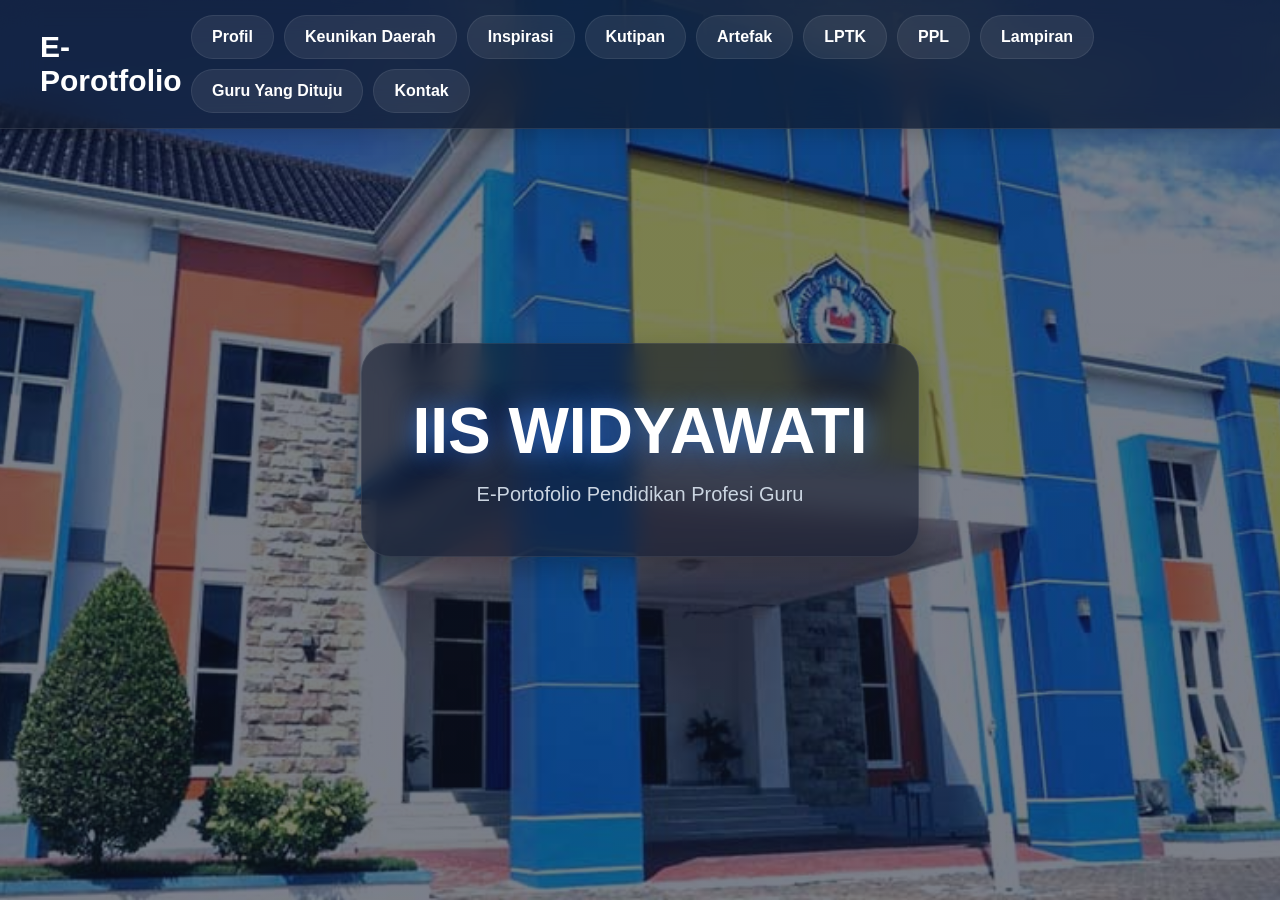
<file: index.html>
<!DOCTYPE html>
<html lang="id">
<head>
<meta charset="UTF-8">
<meta name="viewport" content="width=device-width, initial-scale=1.0">
<title>E-Portofolio Iis Widyawati</title>

<link rel="stylesheet" href="style.css">

</head>
<body>

<nav class="navbar">

<h2>
<a href="index.html" class="logo-home">
E-Porotfolio
</a>
</h2>

<div class="menu">

<a href="profil.html">Profil</a>
<a href="keunikan.html">Keunikan Daerah</a>
<a href="inspirasi.html">Inspirasi</a>
<a href="kutipan.html">Kutipan</a>
<a href="artefak.html">Artefak</a>
<a href="lptk.html">LPTK</a>
<a href="ppl.html">PPL</a>
<a href="lampiran.html">Lampiran</a>
<a href="guru.html">Guru Yang Dituju</a>
<a href="kontak.html">Kontak</a>

</div>

</nav>

<header class="hero">

<div class="hero-content">

<h1 id="typing"></h1>

<p>
E-Portofolio Pendidikan Profesi Guru
</p>

</div>

</header>

<script src="script.js"></script>

</body>
</html>
</file>
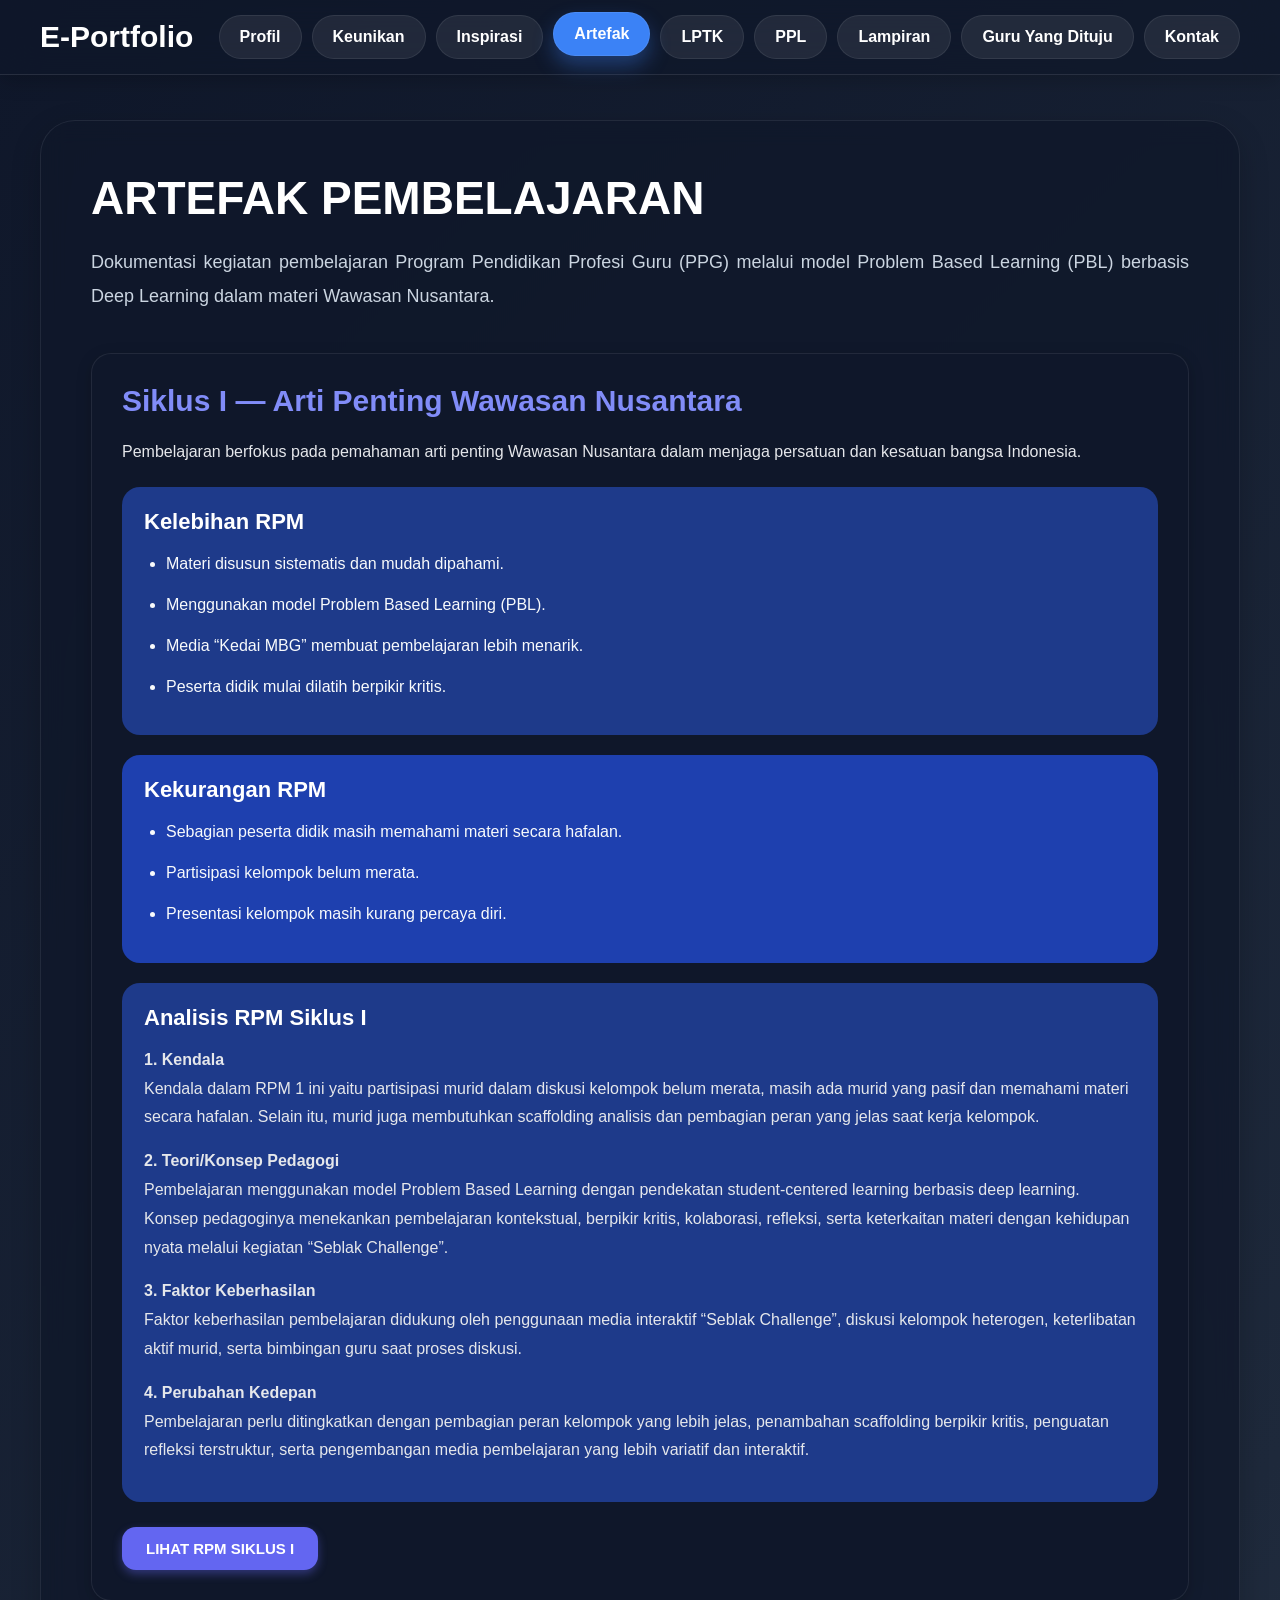
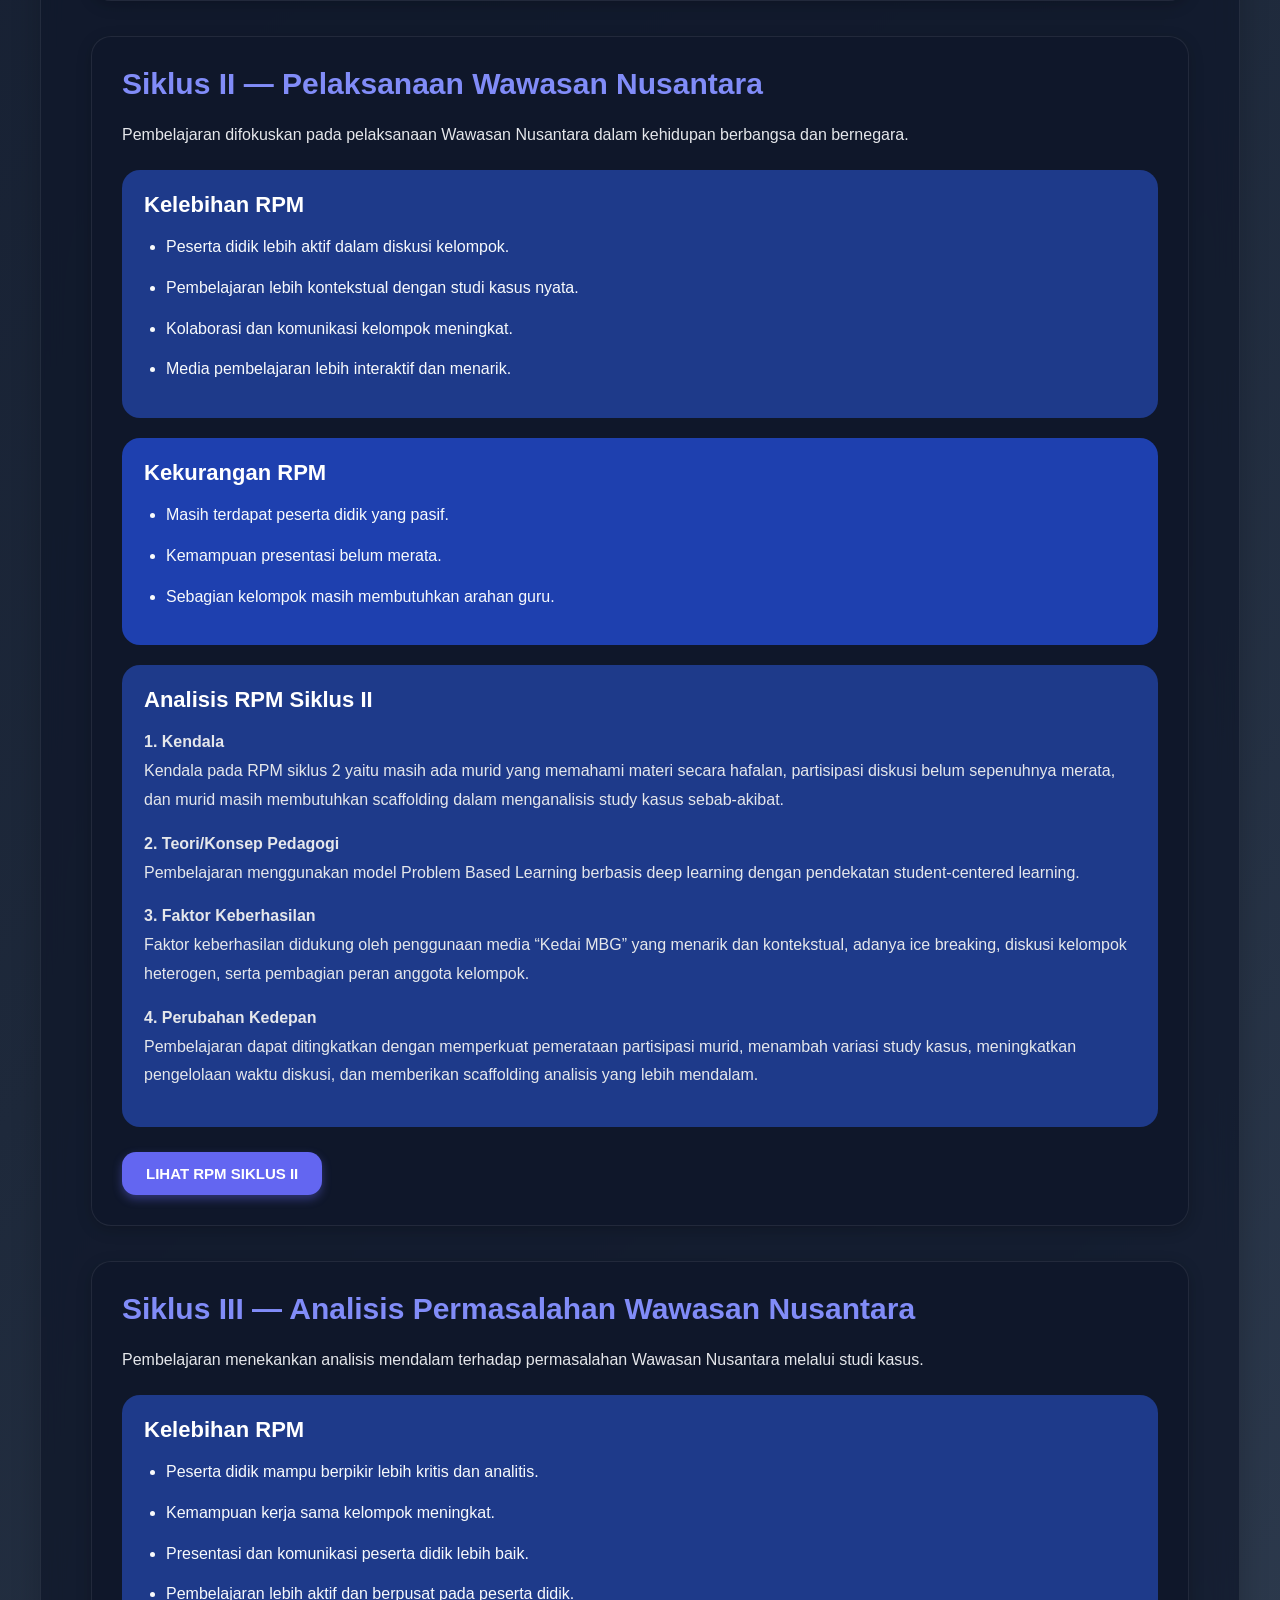
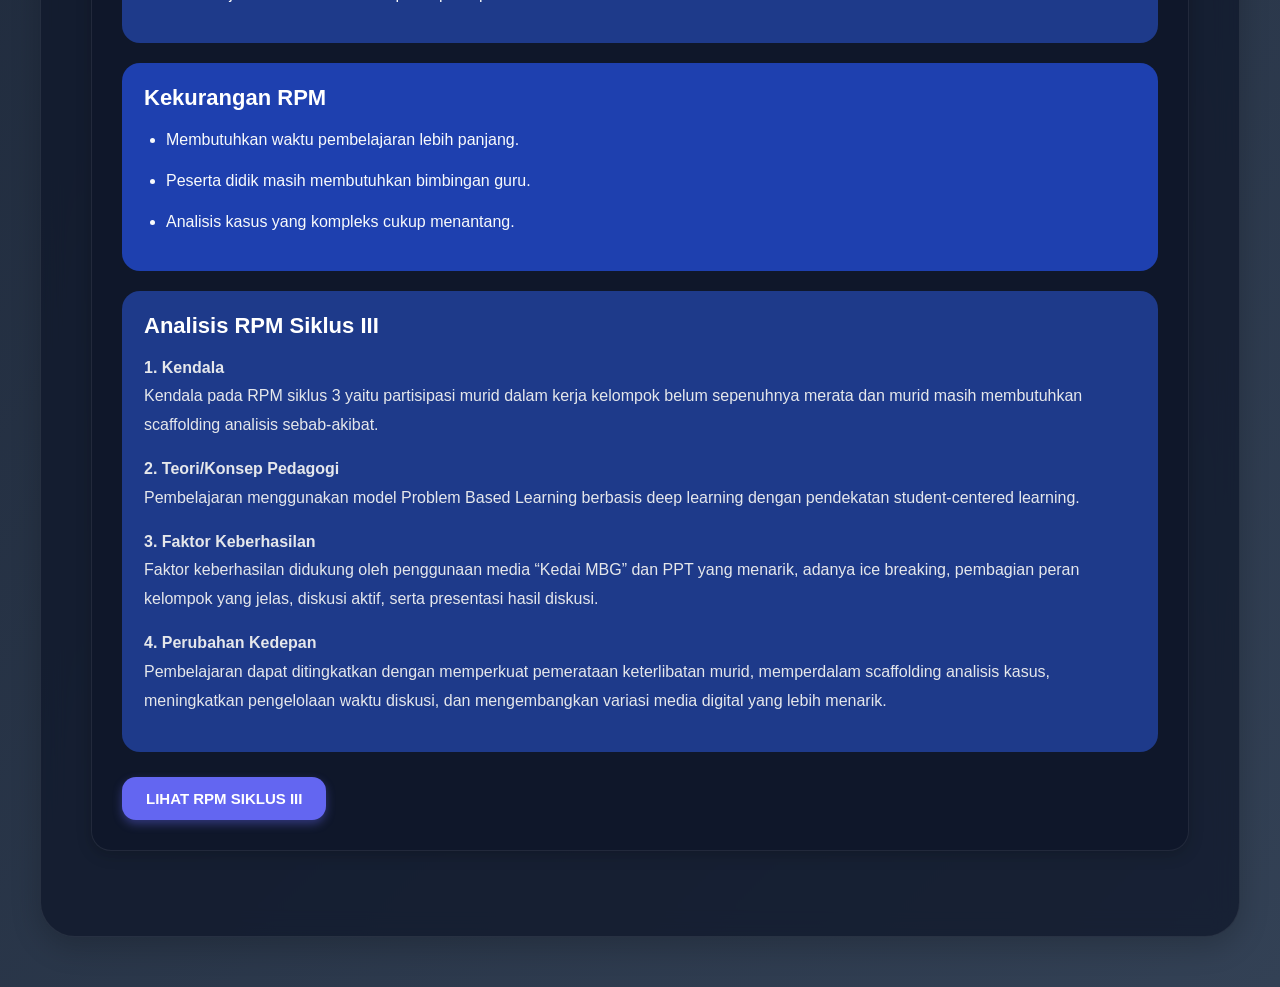
<file: artefak.html>
<!DOCTYPE html>
<html lang="id">

<head>

<meta charset="UTF-8">
<meta name="viewport" content="width=device-width, initial-scale=1.0">

<title>Artefak</title>

<link rel="stylesheet" href="style.css">

</head>

<body>

<!-- =========================
     NAVBAR
========================= -->
<nav class="navbar">

<!-- LOGO -->
<h2>
<a href="index.html" class="logo-home">
E-Portfolio
</a>
</h2>

<!-- MENU -->
<div class="menu">

<a href="profil.html">Profil</a>

<a href="keunikan.html">Keunikan</a>

<a href="inspirasi.html">Inspirasi</a>

<a href="artefak.html" class="active">
Artefak
</a>

<a href="lptk.html">LPTK</a>

<a href="ppl.html">PPL</a>
     
<a href="lampiran.html">Lampiran</a>

<a href="guru.html">Guru Yang Dituju</a>

<a href="kontak.html">Kontak</a>

</div>

</nav>


<!-- =========================
     SECTION
========================= -->
<section id="artefak">

<div class="card">

<!-- JUDUL -->
<h2 class="page-title">
ARTEFAK PEMBELAJARAN
</h2>

<p class="page-desc">

Dokumentasi kegiatan pembelajaran Program Pendidikan Profesi Guru (PPG) 
melalui model Problem Based Learning (PBL) berbasis Deep Learning 
dalam materi Wawasan Nusantara.

</p>

<!-- =========================
     SIKLUS I
========================= -->
<!-- =========================
     SIKLUS I
========================= -->
<div class="artefak-box">

<h3 class="artefak-title">
Siklus I — Arti Penting Wawasan Nusantara
</h3>

<p>
Pembelajaran berfokus pada pemahaman arti penting 
Wawasan Nusantara dalam menjaga persatuan dan kesatuan bangsa Indonesia.
</p>

<div class="point-box">

<h4>Kelebihan RPM</h4>

<ul>

<li>Materi disusun sistematis dan mudah dipahami.</li>

<li>Menggunakan model Problem Based Learning (PBL).</li>

<li>Media “Kedai MBG” membuat pembelajaran lebih menarik.</li>

<li>Peserta didik mulai dilatih berpikir kritis.</li>

</ul>

</div>

<div class="point-box kurang">

<h4>Kekurangan RPM</h4>

<ul>

<li>Sebagian peserta didik masih memahami materi secara hafalan.</li>

<li>Partisipasi kelompok belum merata.</li>

<li>Presentasi kelompok masih kurang percaya diri.</li>

</ul>

</div>

<!-- ANALISIS RPM -->
<div class="point-box">

<h4>Analisis RPM Siklus I</h4>

<p>
<b>1. Kendala</b><br>
Kendala dalam RPM 1 ini yaitu partisipasi murid dalam diskusi kelompok 
belum merata, masih ada murid yang pasif dan memahami materi secara hafalan. 
Selain itu, murid juga membutuhkan scaffolding analisis dan pembagian peran 
yang jelas saat kerja kelompok.
</p>

<p>
<b>2. Teori/Konsep Pedagogi</b><br>
Pembelajaran menggunakan model Problem Based Learning dengan pendekatan 
student-centered learning berbasis deep learning. Konsep pedagoginya 
menekankan pembelajaran kontekstual, berpikir kritis, kolaborasi, refleksi, 
serta keterkaitan materi dengan kehidupan nyata melalui kegiatan 
“Seblak Challenge”.
</p>

<p>
<b>3. Faktor Keberhasilan</b><br>
Faktor keberhasilan pembelajaran didukung oleh penggunaan media interaktif 
“Seblak Challenge”, diskusi kelompok heterogen, keterlibatan aktif murid, 
serta bimbingan guru saat proses diskusi.
</p>

<p>
<b>4. Perubahan Kedepan</b><br>
Pembelajaran perlu ditingkatkan dengan pembagian peran kelompok yang lebih jelas, 
penambahan scaffolding berpikir kritis, penguatan refleksi terstruktur, 
serta pengembangan media pembelajaran yang lebih variatif dan interaktif.
</p>

</div>

<a 
href="https://drive.google.com/drive/folders/1Ji6KTbao7Jq3suBeAer20Khbq45DR3qF?usp=drive_link"
target="_blank"
class="btn-drive">

<button>
LIHAT RPM SIKLUS I
</button>

</a>

</div>

<!-- =========================
     SIKLUS II
========================= -->
<div class="artefak-box">

<h3 class="artefak-title">
Siklus II — Pelaksanaan Wawasan Nusantara
</h3>

<p>
Pembelajaran difokuskan pada pelaksanaan Wawasan Nusantara 
dalam kehidupan berbangsa dan bernegara.
</p>

<div class="point-box">

<h4>Kelebihan RPM</h4>

<ul>

<li>Peserta didik lebih aktif dalam diskusi kelompok.</li>

<li>Pembelajaran lebih kontekstual dengan studi kasus nyata.</li>

<li>Kolaborasi dan komunikasi kelompok meningkat.</li>

<li>Media pembelajaran lebih interaktif dan menarik.</li>

</ul>

</div>

<div class="point-box kurang">

<h4>Kekurangan RPM</h4>

<ul>

<li>Masih terdapat peserta didik yang pasif.</li>

<li>Kemampuan presentasi belum merata.</li>

<li>Sebagian kelompok masih membutuhkan arahan guru.</li>

</ul>

</div>

<!-- ANALISIS RPM -->
<div class="point-box">

<h4>Analisis RPM Siklus II</h4>

<p>
<b>1. Kendala</b><br>
Kendala pada RPM siklus 2 yaitu masih ada murid yang memahami materi 
secara hafalan, partisipasi diskusi belum sepenuhnya merata, dan murid 
masih membutuhkan scaffolding dalam menganalisis study kasus sebab-akibat.
</p>

<p>
<b>2. Teori/Konsep Pedagogi</b><br>
Pembelajaran menggunakan model Problem Based Learning berbasis deep learning 
dengan pendekatan student-centered learning.
</p>

<p>
<b>3. Faktor Keberhasilan</b><br>
Faktor keberhasilan didukung oleh penggunaan media “Kedai MBG” yang menarik 
dan kontekstual, adanya ice breaking, diskusi kelompok heterogen, 
serta pembagian peran anggota kelompok.
</p>

<p>
<b>4. Perubahan Kedepan</b><br>
Pembelajaran dapat ditingkatkan dengan memperkuat pemerataan partisipasi murid, 
menambah variasi study kasus, meningkatkan pengelolaan waktu diskusi, 
dan memberikan scaffolding analisis yang lebih mendalam.
</p>

</div>

<a 
href="https://drive.google.com/drive/folders/1i51vnffVOgZ9Rs5jyImUqZ3Tw7yCRCdL?usp=drive_link"
target="_blank"
class="btn-drive">

<button>
LIHAT RPM SIKLUS II
</button>

</a>

</div>

<!-- =========================
     SIKLUS III
========================= -->
<div class="artefak-box">

<h3 class="artefak-title">
Siklus III — Analisis Permasalahan Wawasan Nusantara
</h3>

<p>
Pembelajaran menekankan analisis mendalam terhadap 
permasalahan Wawasan Nusantara melalui studi kasus.
</p>

<div class="point-box">

<h4>Kelebihan RPM</h4>

<ul>

<li>Peserta didik mampu berpikir lebih kritis dan analitis.</li>

<li>Kemampuan kerja sama kelompok meningkat.</li>

<li>Presentasi dan komunikasi peserta didik lebih baik.</li>

<li>Pembelajaran lebih aktif dan berpusat pada peserta didik.</li>

</ul>

</div>

<div class="point-box kurang">

<h4>Kekurangan RPM</h4>

<ul>

<li>Membutuhkan waktu pembelajaran lebih panjang.</li>

<li>Peserta didik masih membutuhkan bimbingan guru.</li>

<li>Analisis kasus yang kompleks cukup menantang.</li>

</ul>

</div>

<!-- ANALISIS RPM -->
<div class="point-box">

<h4>Analisis RPM Siklus III</h4>

<p>
<b>1. Kendala</b><br>
Kendala pada RPM siklus 3 yaitu partisipasi murid dalam kerja kelompok 
belum sepenuhnya merata dan murid masih membutuhkan scaffolding analisis 
sebab-akibat.
</p>

<p>
<b>2. Teori/Konsep Pedagogi</b><br>
Pembelajaran menggunakan model Problem Based Learning berbasis deep learning 
dengan pendekatan student-centered learning.
</p>

<p>
<b>3. Faktor Keberhasilan</b><br>
Faktor keberhasilan didukung oleh penggunaan media “Kedai MBG” dan PPT 
yang menarik, adanya ice breaking, pembagian peran kelompok yang jelas, 
diskusi aktif, serta presentasi hasil diskusi.
</p>

<p>
<b>4. Perubahan Kedepan</b><br>
Pembelajaran dapat ditingkatkan dengan memperkuat pemerataan keterlibatan murid, 
memperdalam scaffolding analisis kasus, meningkatkan pengelolaan waktu diskusi, 
dan mengembangkan variasi media digital yang lebih menarik.
</p>

</div>

<a 
href="https://drive.google.com/drive/folders/1Cn9MlMN14LVCz_Z6rExr1rpiQyuIq01X?usp=drive_link"
target="_blank"
class="btn-drive">

<button>
LIHAT RPM SIKLUS III
</button>

</a>

</div>
</file>
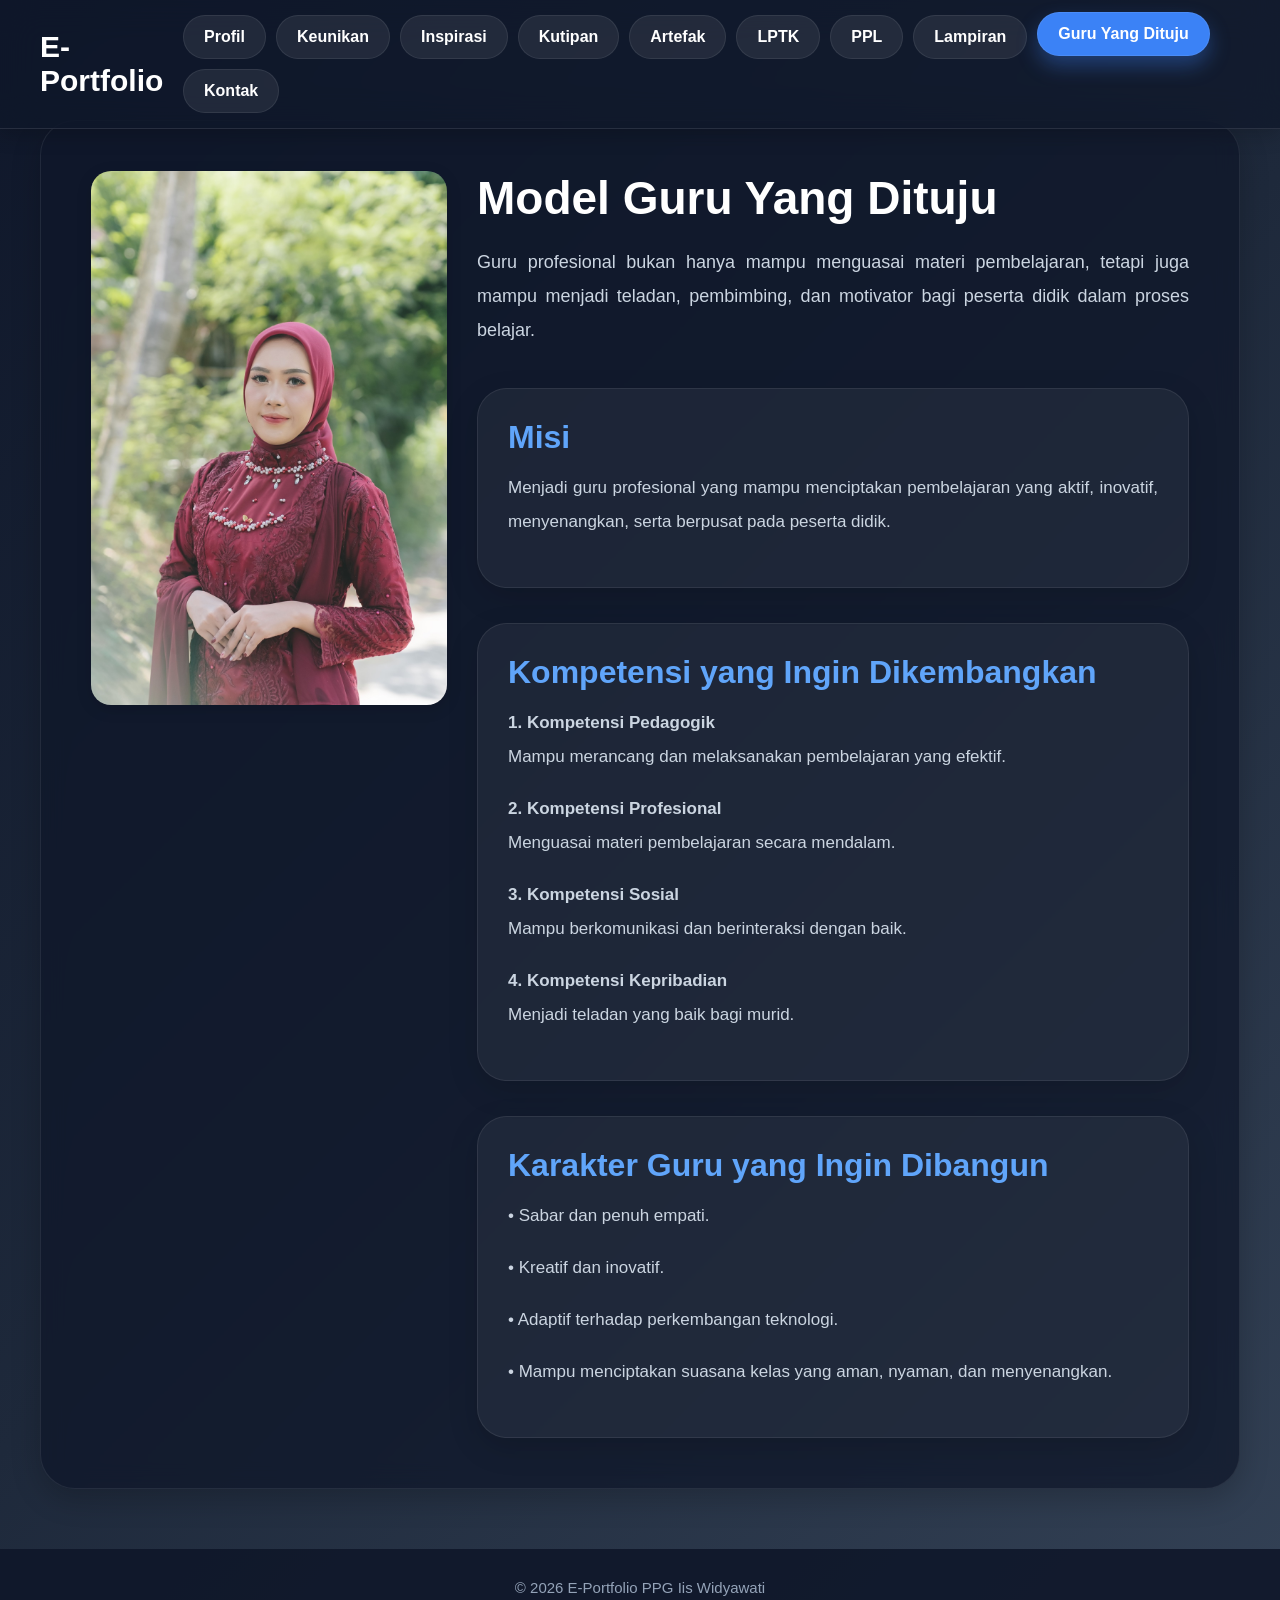
<file: guru.html>
<!DOCTYPE html>
<html lang="id">

<head>

<meta charset="UTF-8">
<meta name="viewport" content="width=device-width, initial-scale=1.0">

<title>Guru yang Dituju</title>

<link rel="stylesheet" href="style.css">

</head>

<body>

<!-- =========================
     NAVBAR
========================= -->
<nav class="navbar">

<h2>
<a href="index.html" class="logo-home">
E-Portfolio
</a>
</h2>

<div class="menu">

<a href="profil.html">Profil</a>

<a href="keunikan.html">Keunikan</a>

<a href="inspirasi.html">Inspirasi</a>

<a href="kutipan.html">Kutipan</a>

<a href="artefak.html">Artefak</a>

<a href="lptk.html">LPTK</a>

<a href="ppl.html">PPL</a>

<a href="lampiran.html">Lampiran</a>
<a href="guru.html" class="active">
Guru Yang Dituju
</a>

<a href="kontak.html">Kontak</a>

</div>

</nav>

<!-- =========================
     SECTION
========================= -->
<section class="show">

<div class="card guru-layout">

<!-- FOTO -->
<div class="guru-image">

<img src="img/guru-dituju.png" alt="Guru Yang Dituju">

</div>

<!-- ISI -->
<div class="guru-content">

<h2 class="page-title">
Model Guru Yang Dituju
</h2>

<p class="page-desc">

Guru profesional bukan hanya mampu menguasai materi pembelajaran, 
tetapi juga mampu menjadi teladan, pembimbing, dan motivator 
bagi peserta didik dalam proses belajar.

</p>

<!-- MISI -->
<div class="keunikan-item">

<div class="keunikan-content">

<h3>Misi</h3>

<p>
Menjadi guru profesional yang mampu menciptakan pembelajaran 
yang aktif, inovatif, menyenangkan, serta berpusat pada peserta didik.
</p>

</div>

</div>

<!-- KOMPETENSI -->
<div class="keunikan-item">

<div class="keunikan-content">

<h3>Kompetensi yang Ingin Dikembangkan</h3>

<p>
<b>1. Kompetensi Pedagogik</b><br>
Mampu merancang dan melaksanakan pembelajaran yang efektif.
</p>

<p>
<b>2. Kompetensi Profesional</b><br>
Menguasai materi pembelajaran secara mendalam.
</p>

<p>
<b>3. Kompetensi Sosial</b><br>
Mampu berkomunikasi dan berinteraksi dengan baik.
</p>

<p>
<b>4. Kompetensi Kepribadian</b><br>
Menjadi teladan yang baik bagi murid.
</p>

</div>

</div>

<!-- KARAKTER -->
<div class="keunikan-item">

<div class="keunikan-content">

<h3>Karakter Guru yang Ingin Dibangun</h3>

<p>
• Sabar dan penuh empati.
</p>

<p>
• Kreatif dan inovatif.
</p>

<p>
• Adaptif terhadap perkembangan teknologi.
</p>

<p>
• Mampu menciptakan suasana kelas yang aman, nyaman, dan menyenangkan.
</p>

</div>

</div>

</div>

</div>

</section>

<!-- =========================
     FOOTER
========================= -->
<footer>

© 2026 E-Portfolio PPG Iis Widyawati

</footer>

</body>

</html>
</file>
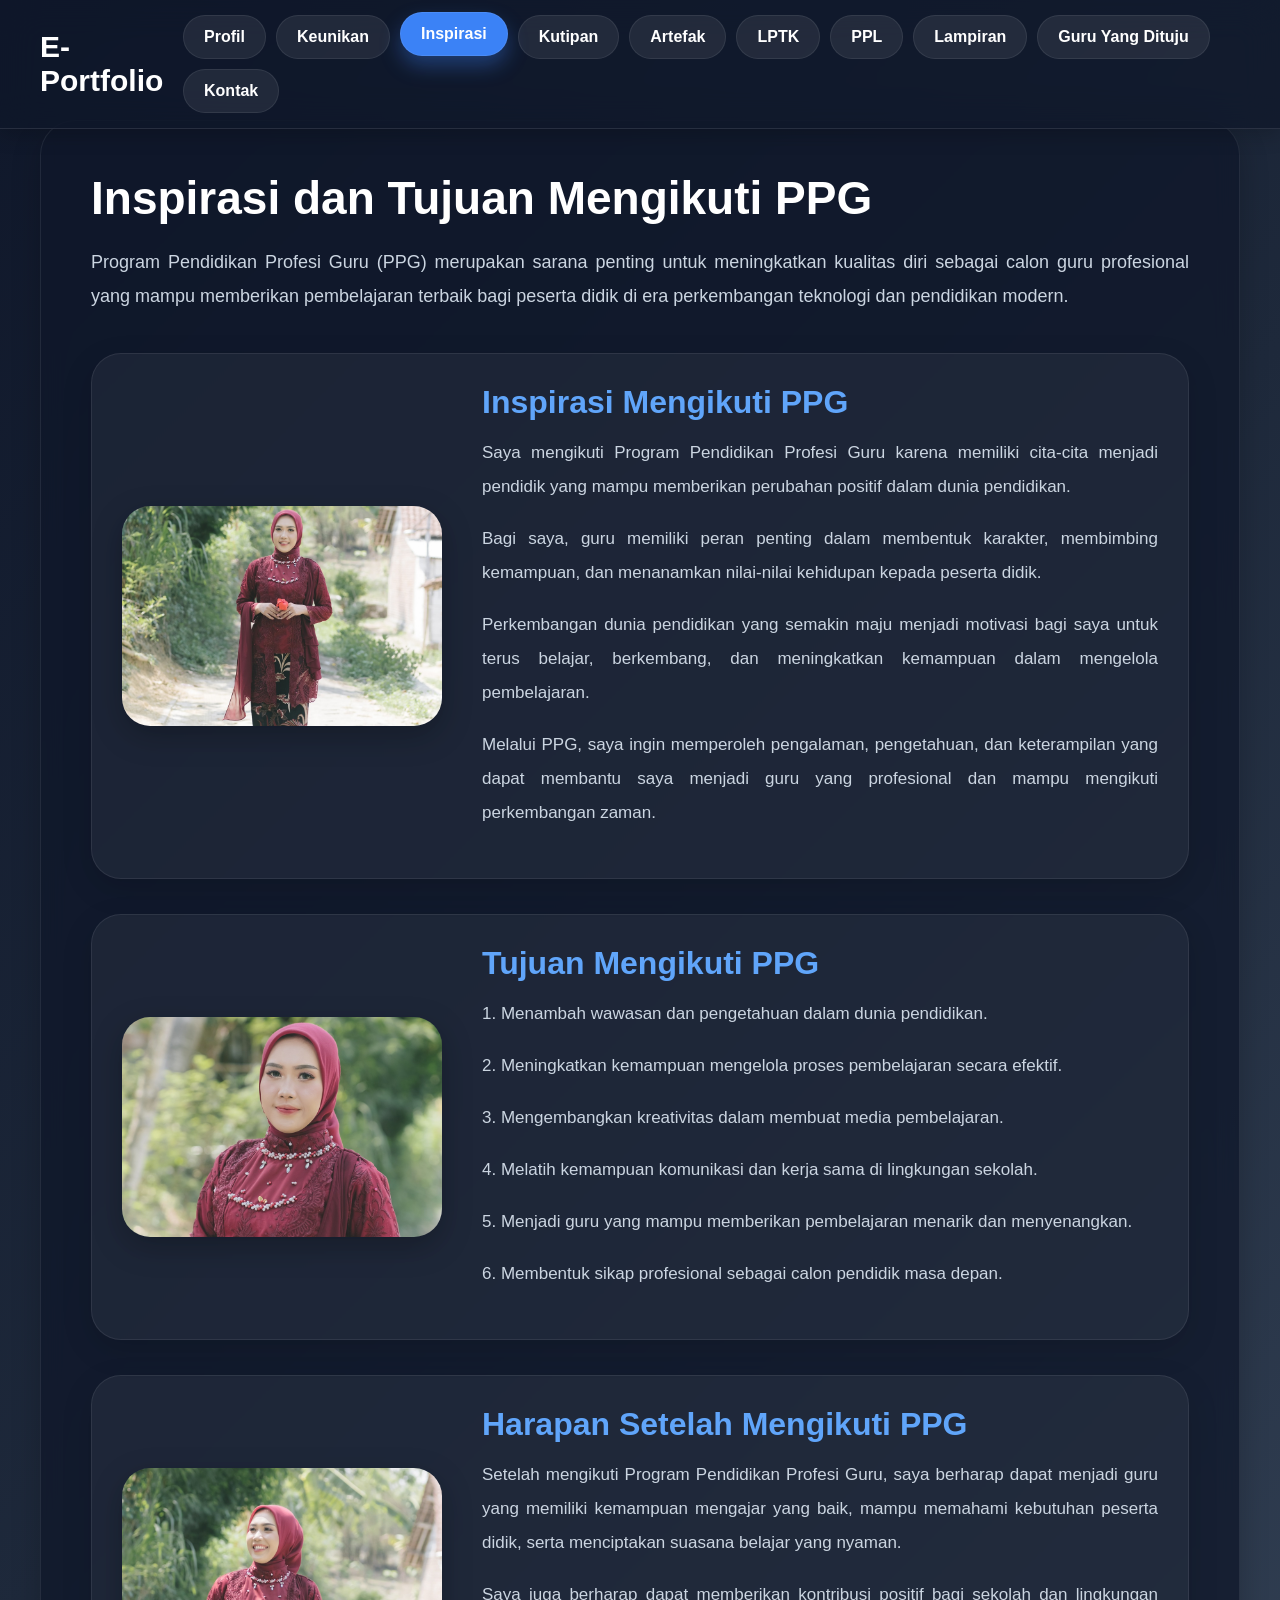
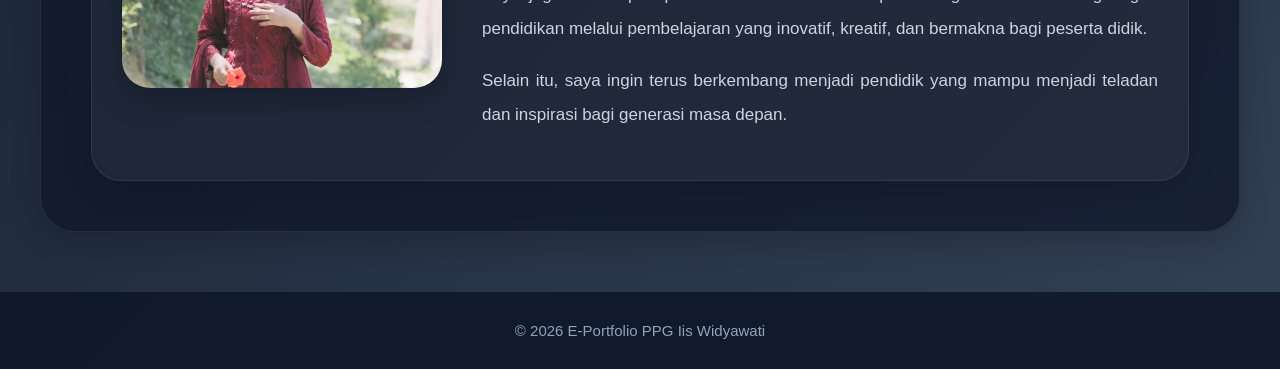
<file: inspirasi.html>
<!DOCTYPE html>
<html lang="id">

<head>

<meta charset="UTF-8">
<meta name="viewport" content="width=device-width, initial-scale=1.0">

<title>Inspirasi dan Tujuan</title>

<link rel="stylesheet" href="style.css">

</head>

<body>

<!-- =========================
     NAVBAR
========================= -->
<nav class="navbar">

<h2>
<a href="index.html" class="logo-home">
E-Portfolio
</a>
</h2>

<div class="menu">

<a href="profil.html">
Profil
</a>

<a href="keunikan.html">
Keunikan
</a>

<a href="inspirasi.html" class="active">
Inspirasi
</a>
<a href="kutipan.html">
Kutipan</a>
<a href="artefak.html">
Artefak
</a>

<a href="lptk.html">
LPTK
</a>

<a href="ppl.html">
PPL
</a>

<a href="lampiran.html">
Lampiran
</a>
<a href="guru.html">Guru Yang Dituju</a>

<a href="kontak.html">
Kontak
</a>

</div>

</nav>

<!-- =========================
     SECTION
========================= -->
<section class="show">

<div class="card">

<!-- JUDUL -->
<h2 class="page-title">
Inspirasi dan Tujuan Mengikuti PPG
</h2>

<p class="page-desc">

Program Pendidikan Profesi Guru (PPG) merupakan sarana penting 
untuk meningkatkan kualitas diri sebagai calon guru profesional 
yang mampu memberikan pembelajaran terbaik bagi peserta didik 
di era perkembangan teknologi dan pendidikan modern.

</p>

<!-- =========================
     INSPIRASI
========================= -->
<div class="keunikan-item">

<!-- FOTO -->
<div class="inspirasi-foto">

<img src="img/inspirasi-ppg.jpg" alt="Inspirasi PPG">

</div>

<!-- TEKS -->
<div class="keunikan-content">

<h3>
Inspirasi Mengikuti PPG
</h3>

<p>

Saya mengikuti Program Pendidikan Profesi Guru karena memiliki cita-cita 
menjadi pendidik yang mampu memberikan perubahan positif 
dalam dunia pendidikan.

</p>

<p>

Bagi saya, guru memiliki peran penting dalam membentuk karakter, 
membimbing kemampuan, dan menanamkan nilai-nilai kehidupan 
kepada peserta didik.

</p>

<p>

Perkembangan dunia pendidikan yang semakin maju 
menjadi motivasi bagi saya untuk terus belajar, berkembang, 
dan meningkatkan kemampuan dalam mengelola pembelajaran.

</p>

<p>

Melalui PPG, saya ingin memperoleh pengalaman, pengetahuan, 
dan keterampilan yang dapat membantu saya menjadi guru 
yang profesional dan mampu mengikuti perkembangan zaman.

</p>

</div>

</div>

<!-- =========================
     TUJUAN
========================= -->
<div class="keunikan-item">

<!-- FOTO -->
<div class="keunikan-image">

<img src="img/tujuan-ppg.jpg" alt="Tujuan PPG">

</div>

<!-- TEKS -->
<div class="keunikan-content">

<h3>
Tujuan Mengikuti PPG
</h3>

<p>

1. Menambah wawasan dan pengetahuan dalam dunia pendidikan.

</p>

<p>

2. Meningkatkan kemampuan mengelola proses pembelajaran secara efektif.

</p>

<p>

3. Mengembangkan kreativitas dalam membuat media pembelajaran.

</p>

<p>

4. Melatih kemampuan komunikasi dan kerja sama di lingkungan sekolah.

</p>

<p>

5. Menjadi guru yang mampu memberikan pembelajaran menarik dan menyenangkan.

</p>

<p>

6. Membentuk sikap profesional sebagai calon pendidik masa depan.

</p>

</div>

</div>

<!-- =========================
     HARAPAN
========================= -->
<div class="keunikan-item">

<!-- FOTO -->
<div class="keunikan-image">

<img src="img/harapan-ppg.png" alt="Harapan PPG">

</div>

<!-- TEKS -->
<div class="keunikan-content">

<h3>
Harapan Setelah Mengikuti PPG
</h3>

<p>

Setelah mengikuti Program Pendidikan Profesi Guru, 
saya berharap dapat menjadi guru yang memiliki kemampuan mengajar yang baik, 
mampu memahami kebutuhan peserta didik, serta menciptakan suasana belajar yang nyaman.

</p>

<p>

Saya juga berharap dapat memberikan kontribusi positif 
bagi sekolah dan lingkungan pendidikan melalui pembelajaran yang inovatif, 
kreatif, dan bermakna bagi peserta didik.

</p>

<p>

Selain itu, saya ingin terus berkembang menjadi pendidik 
yang mampu menjadi teladan dan inspirasi bagi generasi masa depan.

</p>

</div>

</div>

</div>

</section>

<!-- =========================
     FOOTER
========================= -->
<footer>

© 2026 E-Portfolio PPG Iis Widyawati

</footer>

</body>

</html>
</file>
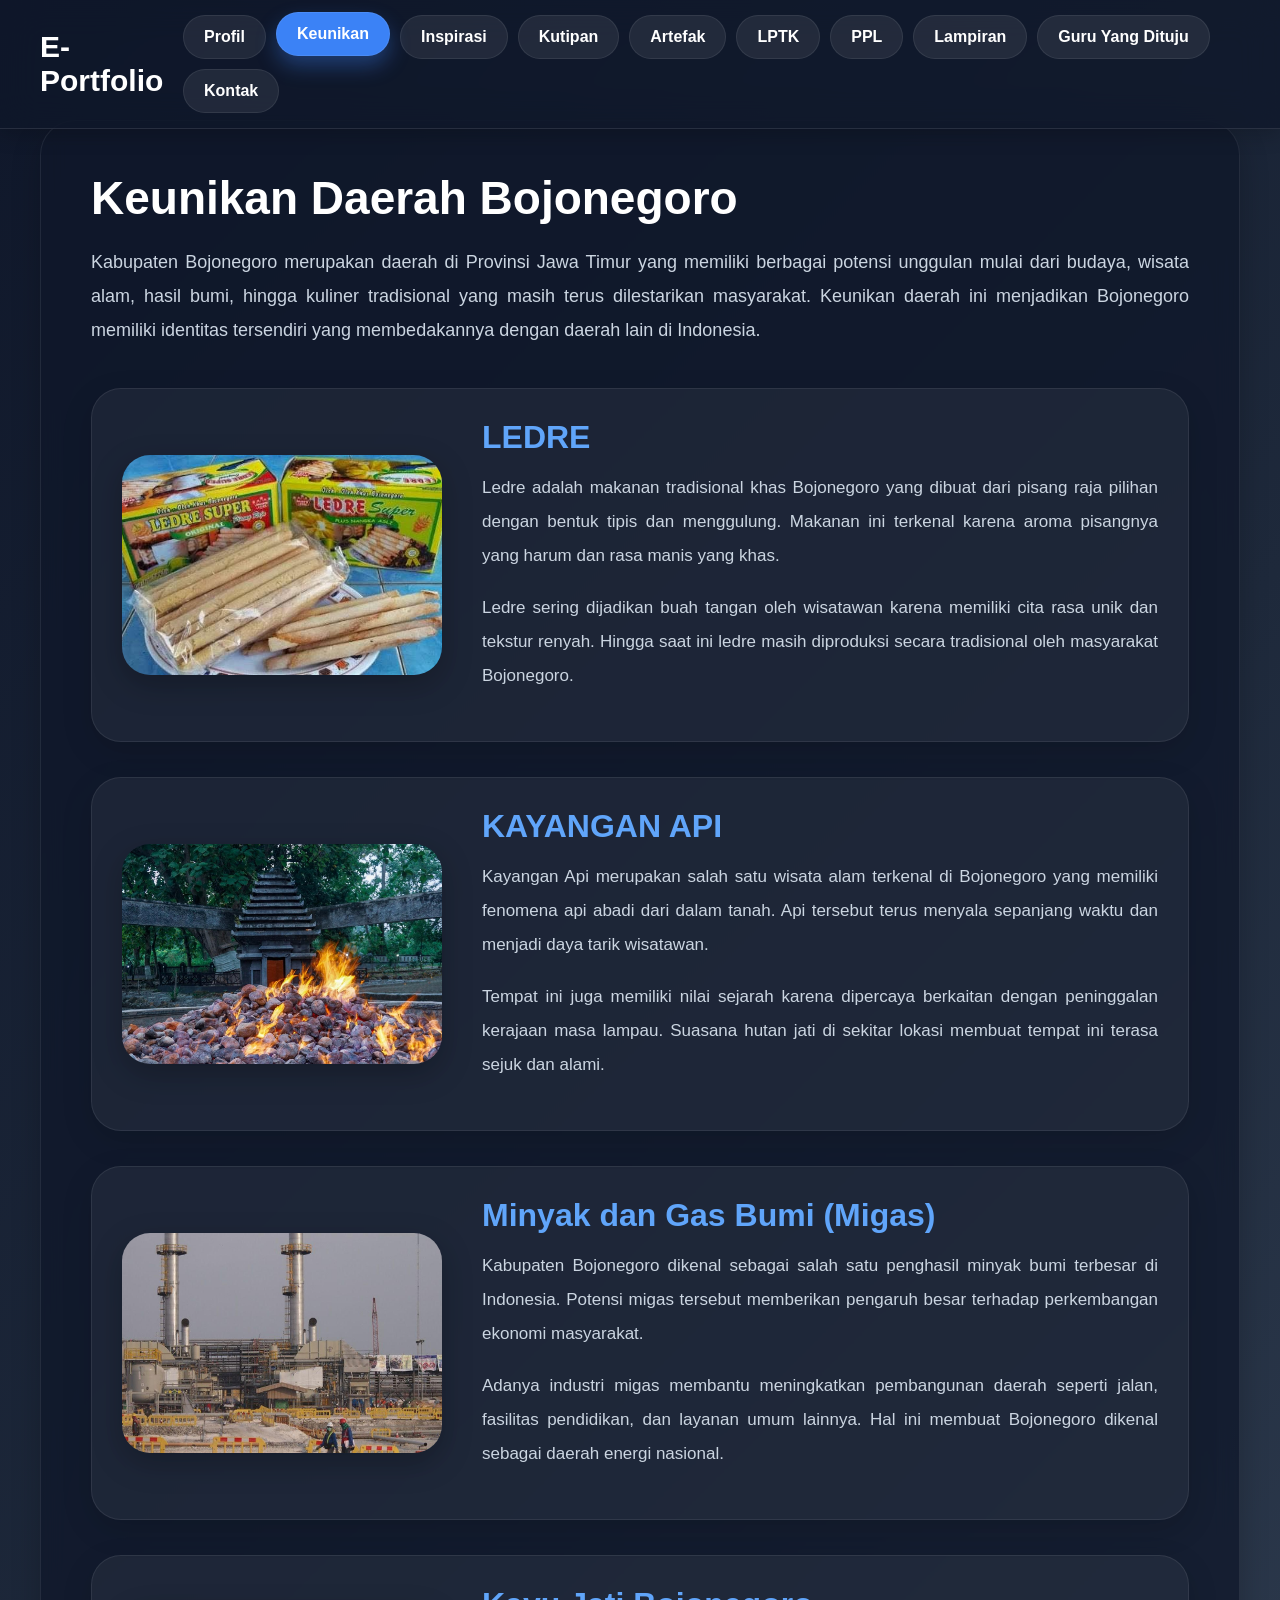
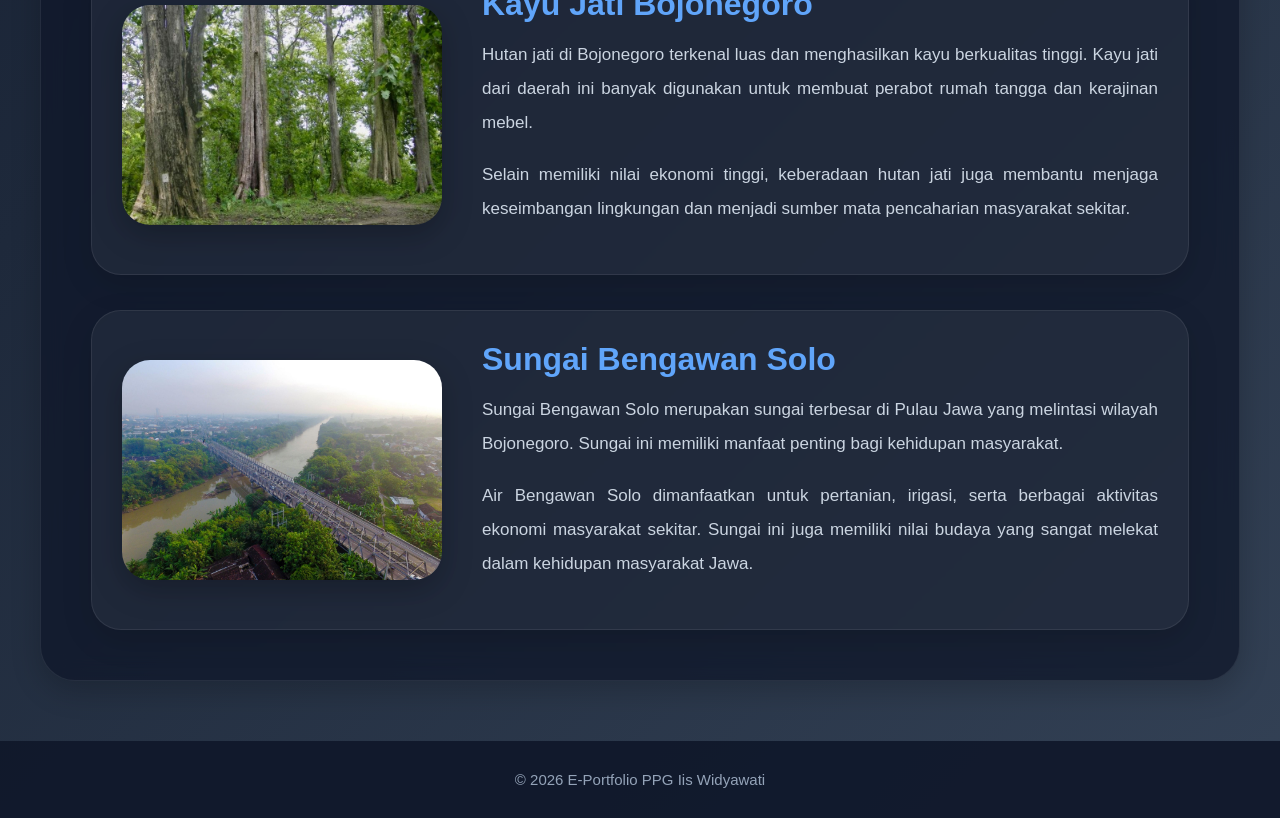
<file: keunikan.html>
<!DOCTYPE html>
<html lang="id">

<head>

<meta charset="UTF-8">
<meta name="viewport" content="width=device-width, initial-scale=1.0">

<title>Keunikan Daerah Bojonegoro</title>

<link rel="stylesheet" href="style.css">

</head>

<body>

<!-- NAVBAR -->
<nav class="navbar">

<h2>
<a href="index.html" class="logo-home">
E-Portfolio
</a>
</h2>

<div class="menu">

<a href="profil.html">Profil</a>
<a href="keunikan.html" class="active">Keunikan</a>
<a href="inspirasi.html">Inspirasi</a>
<a href="kutipan.html">Kutipan</a>
<a href="artefak.html">Artefak</a>
<a href="lptk.html">LPTK</a>
<a href="ppl.html">PPL</a>
<a href="lampiran.html">Lampiran</a>
<a href="guru.html">Guru Yang Dituju</a>
<a href="kontak.html">Kontak</a>

</div>

</nav>

<!-- SECTION -->
<section class="show">

<div class="card">

<!-- JUDUL -->
<h2 class="page-title">
Keunikan Daerah Bojonegoro
</h2>

<p class="page-desc">

Kabupaten Bojonegoro merupakan daerah di Provinsi Jawa Timur 
yang memiliki berbagai potensi unggulan mulai dari budaya, wisata alam, 
hasil bumi, hingga kuliner tradisional yang masih terus dilestarikan masyarakat. 
Keunikan daerah ini menjadikan Bojonegoro memiliki identitas tersendiri 
yang membedakannya dengan daerah lain di Indonesia.

</p>

<!-- LEDRE -->
<div class="keunikan-item">

<div class="keunikan-image">

<img src="img/ledre.jpg" alt="Ledre">

</div>

<div class="keunikan-content">

<h3>
LEDRE
</h3>

<p>

Ledre adalah makanan tradisional khas Bojonegoro 
yang dibuat dari pisang raja pilihan dengan bentuk tipis dan menggulung. 
Makanan ini terkenal karena aroma pisangnya yang harum dan rasa manis yang khas.

</p>

<p>

Ledre sering dijadikan buah tangan oleh wisatawan 
karena memiliki cita rasa unik dan tekstur renyah. 
Hingga saat ini ledre masih diproduksi secara tradisional 
oleh masyarakat Bojonegoro.

</p>

</div>

</div>

<!-- KAYANGAN API -->
<div class="keunikan-item">

<div class="keunikan-image">

<img src="img/kayangan-api.jpg" alt="Kayangan Api">

</div>

<div class="keunikan-content">

<h3>
KAYANGAN API
</h3>

<p>

Kayangan Api merupakan salah satu wisata alam terkenal di Bojonegoro 
yang memiliki fenomena api abadi dari dalam tanah. 
Api tersebut terus menyala sepanjang waktu dan menjadi daya tarik wisatawan.

</p>

<p>

Tempat ini juga memiliki nilai sejarah karena dipercaya 
berkaitan dengan peninggalan kerajaan masa lampau. 
Suasana hutan jati di sekitar lokasi membuat tempat ini terasa sejuk dan alami.

</p>

</div>

</div>

<!-- MIGAS -->
<div class="keunikan-item">

<div class="keunikan-image">

<img src="img/migas.jpg" alt="Migas">

</div>

<div class="keunikan-content">

<h3>
Minyak dan Gas Bumi (Migas)
</h3>

<p>

Kabupaten Bojonegoro dikenal sebagai salah satu penghasil minyak bumi terbesar di Indonesia. 
Potensi migas tersebut memberikan pengaruh besar terhadap perkembangan ekonomi masyarakat.

</p>

<p>

Adanya industri migas membantu meningkatkan pembangunan daerah 
seperti jalan, fasilitas pendidikan, dan layanan umum lainnya. 
Hal ini membuat Bojonegoro dikenal sebagai daerah energi nasional.

</p>

</div>

</div>

<!-- KAYU JATI -->
<div class="keunikan-item">

<div class="keunikan-image">

<img src="img/kayu-jati.jpg" alt="Kayu Jati">

</div>

<div class="keunikan-content">

<h3>
Kayu Jati Bojonegoro
</h3>

<p>

Hutan jati di Bojonegoro terkenal luas dan menghasilkan kayu berkualitas tinggi. 
Kayu jati dari daerah ini banyak digunakan untuk membuat perabot rumah tangga 
dan kerajinan mebel.

</p>

<p>

Selain memiliki nilai ekonomi tinggi, keberadaan hutan jati 
juga membantu menjaga keseimbangan lingkungan dan menjadi sumber mata pencaharian masyarakat sekitar.

</p>

</div>

</div>

<!-- BENGAWAN SOLO -->
<div class="keunikan-item">

<div class="keunikan-image">

<img src="img/bengawan-solo.jpg" alt="Bengawan Solo">

</div>

<div class="keunikan-content">

<h3>
Sungai Bengawan Solo
</h3>

<p>

Sungai Bengawan Solo merupakan sungai terbesar di Pulau Jawa 
yang melintasi wilayah Bojonegoro. 
Sungai ini memiliki manfaat penting bagi kehidupan masyarakat.

</p>

<p>

Air Bengawan Solo dimanfaatkan untuk pertanian, irigasi, 
serta berbagai aktivitas ekonomi masyarakat sekitar. 
Sungai ini juga memiliki nilai budaya yang sangat melekat dalam kehidupan masyarakat Jawa.

</p>

</div>

</div>

</div>

</section>

<!-- FOOTER -->
<footer>

© 2026 E-Portfolio PPG Iis Widyawati

</footer>

</body>

</html>
</file>
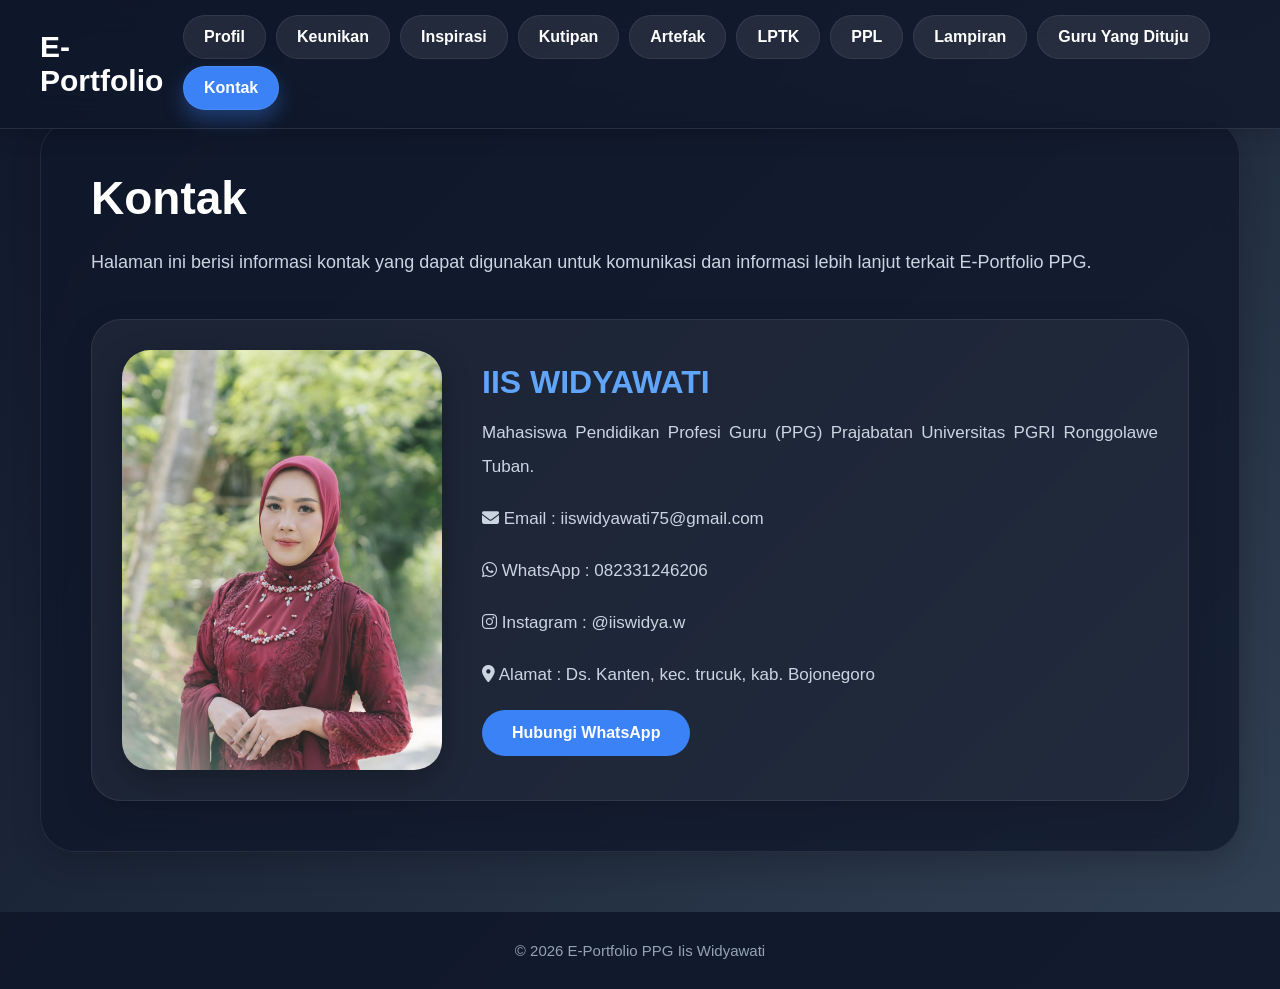
<file: kontak.html>
<!DOCTYPE html>
<html lang="id">

<head>

<meta charset="UTF-8">
<meta name="viewport" content="width=device-width, initial-scale=1.0">

<title>Kontak</title>

<link rel="stylesheet" href="style.css">

<!-- ICON -->
<link rel="stylesheet" href="https://cdnjs.cloudflare.com/ajax/libs/font-awesome/6.5.1/css/all.min.css">

</head>

<body>

<!-- =========================
     NAVBAR
========================= -->
<nav class="navbar">

<h2>
<a href="index.html" class="logo-home">
E-Portfolio
</a>
</h2>

<div class="menu">

<a href="profil.html">
Profil
</a>

<a href="keunikan.html">
Keunikan
</a>

<a href="inspirasi.html">
Inspirasi
</a>
<a href="kutipan.html">
Kutipan
</a>

<a href="artefak.html">
Artefak
</a>

<a href="lptk.html">
LPTK
</a>

<a href="ppl.html">
PPL
</a>
<a href="lampiran.html">Lampiran</a>
<a href="guru.html">Guru Yang Dituju</a>

<a href="kontak.html" class="active">
Kontak
</a>

</div>

</nav>

<!-- =========================
     SECTION
========================= -->
<section class="show">

<div class="card">

<!-- JUDUL -->
<h2 class="page-title">
Kontak
</h2>

<p class="page-desc">

Halaman ini berisi informasi kontak yang dapat digunakan 
untuk komunikasi dan informasi lebih lanjut terkait E-Portfolio PPG.

</p>

<!-- =========================
     CARD KONTAK
========================= -->
<div class="keunikan-item">

<!-- FOTO -->
<div class="profil-img">

<img src="img/profil.png" alt="Profil">

</div>

<!-- ISI -->
<div class="keunikan-content">

<h3>IIS WIDYAWATI</h3>

<p>
Mahasiswa Pendidikan Profesi Guru (PPG) Prajabatan 
Universitas PGRI Ronggolawe Tuban.
</p>

<!-- EMAIL -->
<p>

<i class="fa-solid fa-envelope"></i>

Email :
iiswidyawati75@gmail.com

</p>

<!-- WHATSAPP -->
<p>

<i class="fa-brands fa-whatsapp"></i>

WhatsApp :
082331246206

</p>

<!-- INSTAGRAM -->
<p>

<i class="fa-brands fa-instagram"></i>

Instagram :
@iiswidya.w

</p>

<!-- ALAMAT -->
<p>

<i class="fa-solid fa-location-dot"></i>

Alamat : Ds. Kanten, kec. trucuk, kab. Bojonegoro

</p>

<!-- BUTTON -->
<a href="https://wa.me/082331246206" target="_blank">

<button class="btn-profil">

Hubungi WhatsApp

</button>

</a>

</div>

</div>

</div>

</section>

<!-- =========================
     FOOTER
========================= -->
<footer>

© 2026 E-Portfolio PPG Iis Widyawati

</footer>

</body>

</html>
</file>
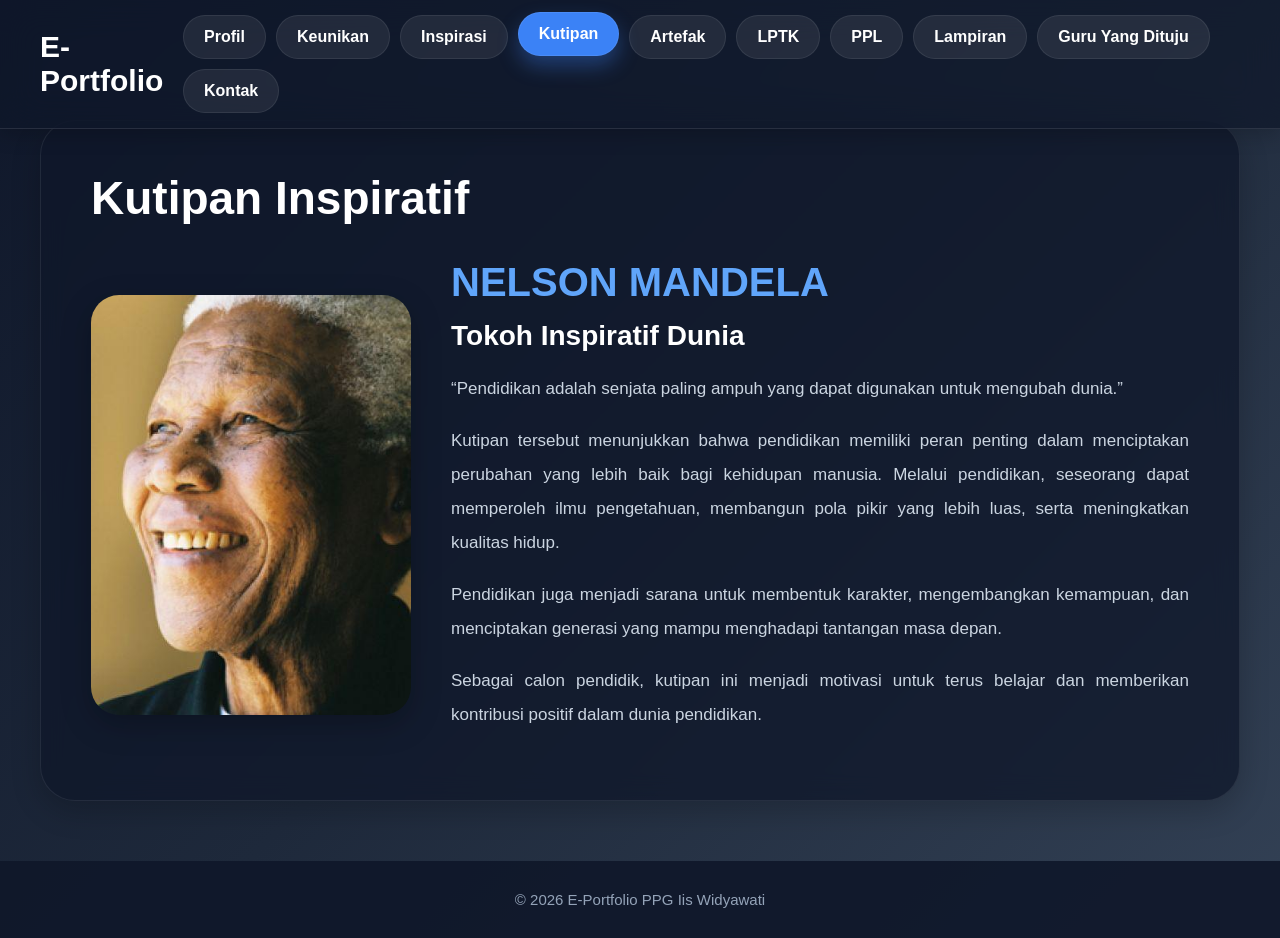
<file: kutipan.html>
<!DOCTYPE html>
<html lang="id">

<head>

<meta charset="UTF-8">
<meta name="viewport" content="width=device-width, initial-scale=1.0">

<title>Kutipan</title>

<link rel="stylesheet" href="style.css">

</head>

<body>

<!-- NAVBAR -->
<nav class="navbar">

<h2>
<a href="index.html" class="logo-home">
E-Portfolio
</a>
</h2>

<div class="menu">

<a href="profil.html">Profil</a>
<a href="keunikan.html">Keunikan</a>
<a href="inspirasi.html">Inspirasi</a>
<a href="kutipan.html" class="active">Kutipan</a>
<a href="artefak.html">Artefak</a>
<a href="lptk.html">LPTK</a>
<a href="ppl.html">PPL</a>
<a href="lampiran.html">Lampiran</a>
<a href="guru.html">Guru Yang Dituju</a>

<a href="kontak.html">Kontak</a>

</div>

</nav>

<!-- SECTION -->
<section class="show">

<div class="card">

<!-- JUDUL -->
<h2 class="page-title">
Kutipan Inspiratif
</h2>

<!-- BOX -->
<div class="profil-box">

<!-- FOTO -->
<div class="profil-img">

<img src="img/kutipan.png" alt="Nelson Mandela">

</div>

<!-- TEKS -->
<div class="profil-text">

<h2>
NELSON MANDELA
</h2>

<h3>
Tokoh Inspiratif Dunia
</h3>

<p>
“Pendidikan adalah senjata paling ampuh yang dapat digunakan untuk mengubah dunia.”

</p>

<p>

Kutipan tersebut menunjukkan bahwa pendidikan memiliki peran penting 
dalam menciptakan perubahan yang lebih baik bagi kehidupan manusia. 
Melalui pendidikan, seseorang dapat memperoleh ilmu pengetahuan, 
membangun pola pikir yang lebih luas, serta meningkatkan kualitas hidup.

</p>

<p>

Pendidikan juga menjadi sarana untuk membentuk karakter, 
mengembangkan kemampuan, dan menciptakan generasi yang mampu menghadapi tantangan masa depan.

</p>

<p>

Sebagai calon pendidik, kutipan ini menjadi motivasi 
untuk terus belajar dan memberikan kontribusi positif 
dalam dunia pendidikan.

</p>

</div>

</div>

</div>

</section>

<!-- FOOTER -->
<footer>

© 2026 E-Portfolio PPG Iis Widyawati

</footer>

</body>

</html>
</file>
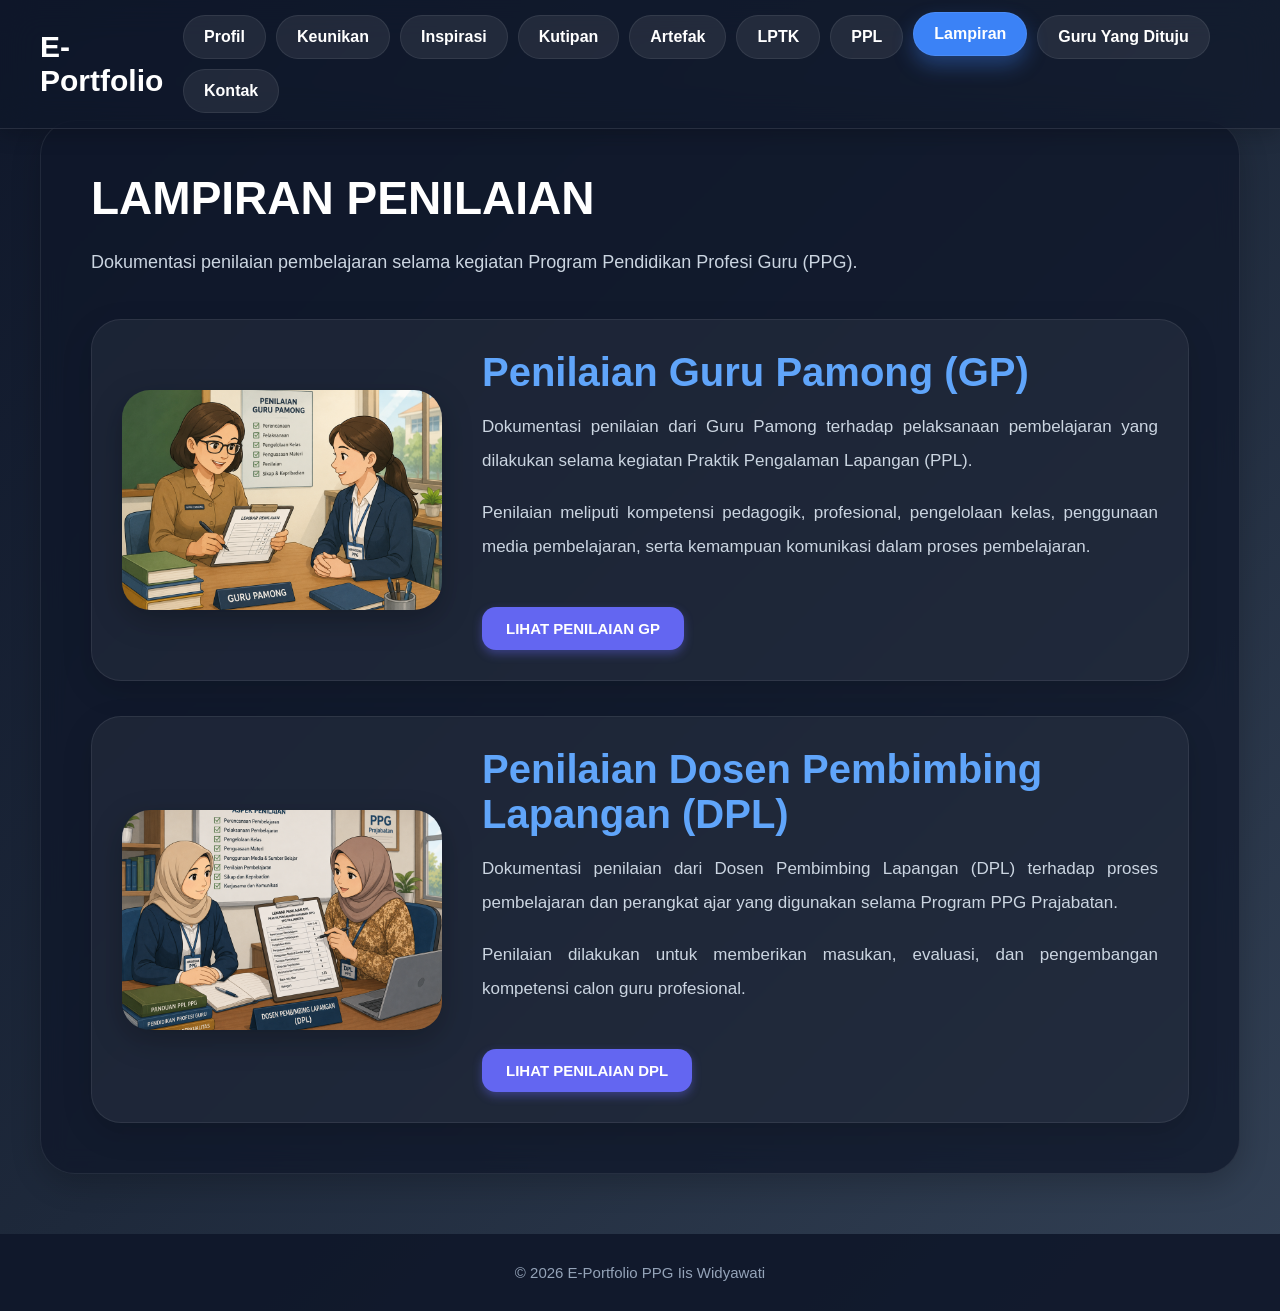
<file: lampiran.html>
<!DOCTYPE html>
<html lang="id">
<head>
<meta charset="UTF-8">
<meta name="viewport" content="width=device-width, initial-scale=1.0">

<title>Lampiran</title>

<link rel="stylesheet" href="style.css">

</head>

<body>

<!-- =========================
     NAVBAR
========================= -->
<nav class="navbar">

<h2>
<a href="index.html" class="logo-home">
E-Portfolio
</a>
</h2>

<div class="menu">

<a href="profil.html">Profil</a>

<a href="keunikan.html">Keunikan</a>

<a href="inspirasi.html">Inspirasi</a>

<a href="kutipan.html">Kutipan</a>

<a href="artefak.html">Artefak</a>

<a href="lptk.html">LPTK</a>
<a href="ppl.html">PPL</a>
<a href="lampiran.html" class="active">
Lampiran
</a>
<a href="guru.html">Guru Yang Dituju</a>
<a href="kontak.html">Kontak</a>

</div>

</nav>

<!-- =========================
     SECTION LAMPIRAN
========================= -->
<section id="lampiran">

<div class="card">

<h2 class="page-title">
LAMPIRAN PENILAIAN
</h2>

<p class="page-desc">
Dokumentasi penilaian pembelajaran selama kegiatan
Program Pendidikan Profesi Guru (PPG).
</p>

<!-- =========================
     PENILAIAN GURU PAMONG
========================= -->
<div class="artefak-item">

<div class="artefak-image">
<img src="img/penilaian-gp.jpg" alt="Penilaian GP">
</div>

<div class="artefak-content">

<h3>Penilaian Guru Pamong (GP)</h3>

<p>
Dokumentasi penilaian dari Guru Pamong terhadap pelaksanaan pembelajaran
yang dilakukan selama kegiatan Praktik Pengalaman Lapangan (PPL).
</p>

<p>
Penilaian meliputi kompetensi pedagogik, profesional,
pengelolaan kelas, penggunaan media pembelajaran,
serta kemampuan komunikasi dalam proses pembelajaran.
</p>

<a
href="https://drive.google.com/drive/folders/1UVTgQ3dGH6qw9_2FLSKC2oOpVOWRvD7C?usp=sharing"
target="_blank"
class="btn-drive">

<button>
LIHAT PENILAIAN GP
</button>

</a>

</div>
</div>

<!-- =========================
     PENILAIAN DPL
========================= -->
<div class="artefak-item">

<div class="artefak-image">
<img src="img/penilaian-dpl.jpg" alt="Penilaian DPL">
</div>

<div class="artefak-content">

<h3>Penilaian Dosen Pembimbing Lapangan (DPL)</h3>

<p>
Dokumentasi penilaian dari Dosen Pembimbing Lapangan (DPL)
terhadap proses pembelajaran dan perangkat ajar
yang digunakan selama Program PPG Prajabatan.
</p>

<p>
Penilaian dilakukan untuk memberikan masukan, evaluasi,
dan pengembangan kompetensi calon guru profesional.
</p>

<a
href="https://drive.google.com/drive/folders/199EbdvrmzZMoZRUCfkiyNBxfP-IBkjZW?usp=sharing"
target="_blank"
class="btn-drive">

<button>
LIHAT PENILAIAN DPL
</button>

</a>

</div>
</div>

</div>
</section>

<!-- =========================
     FOOTER
========================= -->
<footer>
© 2026 E-Portfolio PPG Iis Widyawati
</footer>

</body>
</html>
</file>
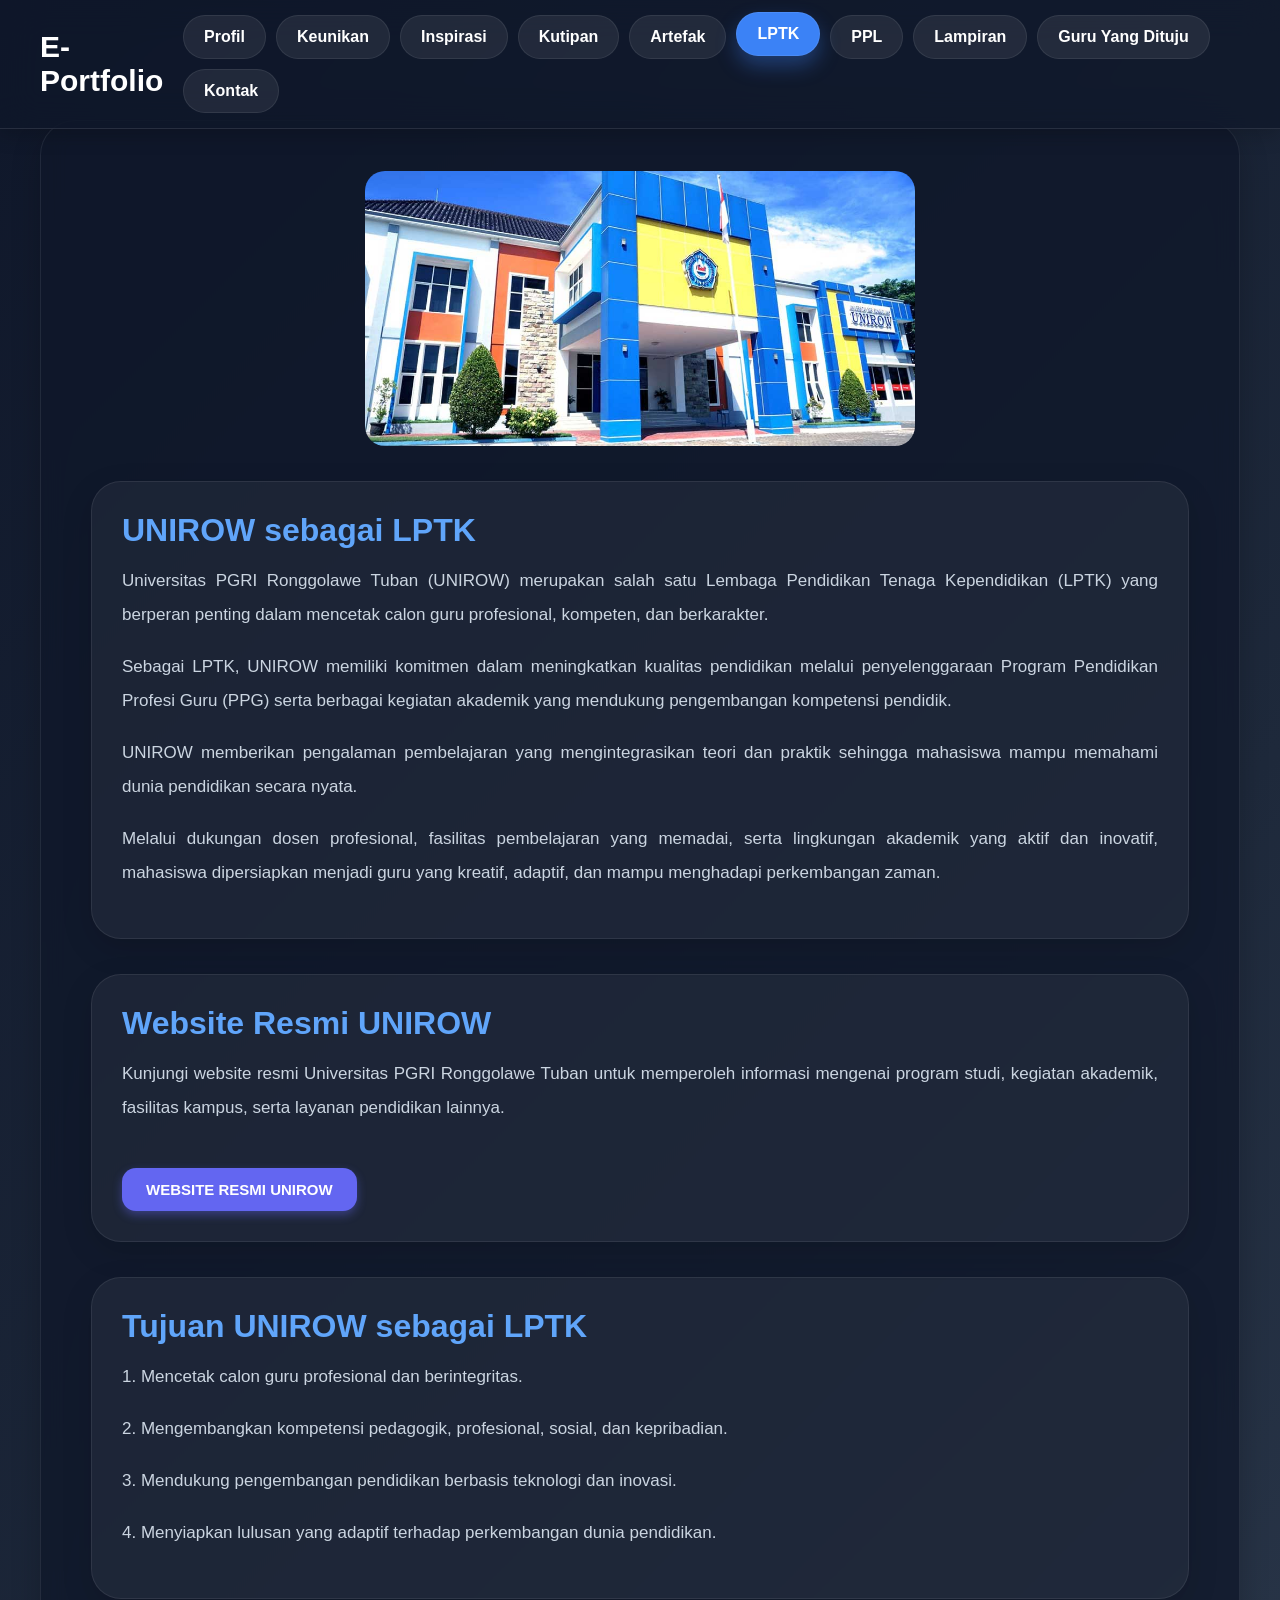
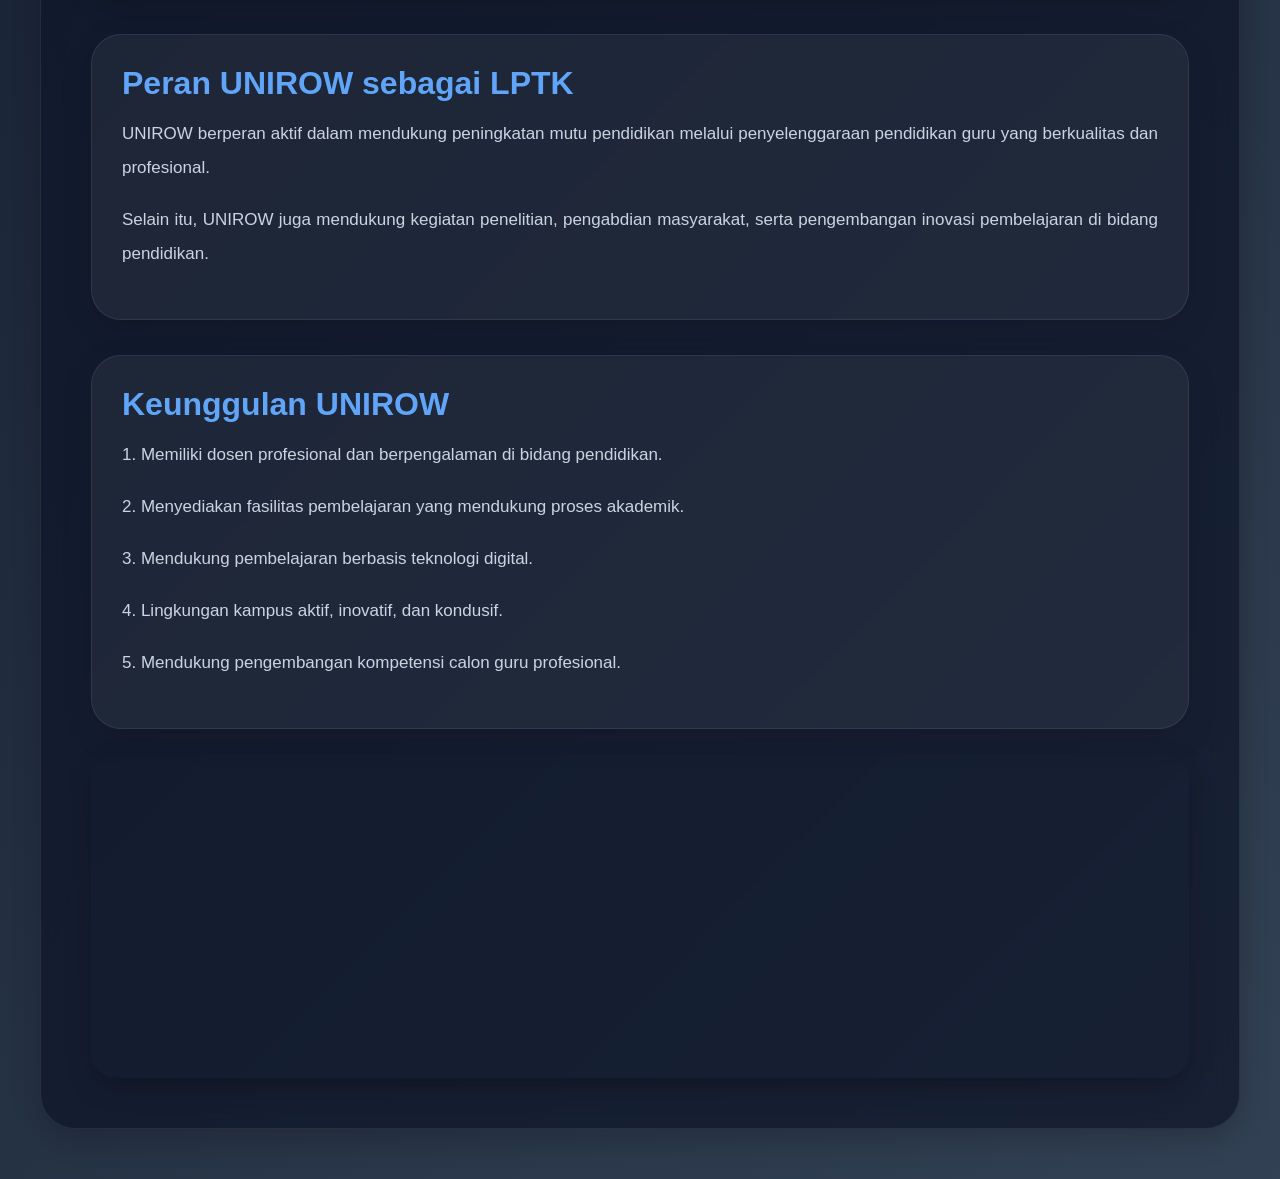
<file: lptk.html>
<!DOCTYPE html>
<html lang="id">

<head>

<meta charset="UTF-8">
<meta name="viewport" content="width=device-width, initial-scale=1.0">

<title>LPTK</title>

<link rel="stylesheet" href="style.css">

</head>

<body>

<!-- =========================
     NAVBAR
========================= -->
<nav class="navbar">

<h2>
<a href="index.html" class="logo-home">
E-Portfolio
</a>
</h2>

<div class="menu">

<a href="profil.html">Profil</a>

<a href="keunikan.html">Keunikan</a>

<a href="inspirasi.html">Inspirasi</a>

<a href="kutipan.html">Kutipan</a>

<a href="artefak.html">Artefak</a>

<a href="lptk.html" class="active">
LPTK
</a>

<a href="ppl.html">PPL</a>

<a href="lampiran.html">Lampiran</a>
<a href="guru.html">Guru Yang Dituju</a>
<a href="kontak.html">Kontak</a>

</div>

</nav>


<!-- =========================
     SECTION
========================= -->
<section class="show">

<div class="card">

<!-- FOTO BESAR -->
<div class="hero-image">

<img src="img/lptk.jpg" alt="UNIROW Tuban">

</div>

<!-- PROFIL LPTK -->
<div class="keunikan-item">

<div class="keunikan-content">

<h3>UNIROW sebagai LPTK</h3>

<p>
Universitas PGRI Ronggolawe Tuban (UNIROW) merupakan salah satu 
Lembaga Pendidikan Tenaga Kependidikan (LPTK) yang berperan penting 
dalam mencetak calon guru profesional, kompeten, dan berkarakter.
</p>

<p>
Sebagai LPTK, UNIROW memiliki komitmen dalam meningkatkan kualitas 
pendidikan melalui penyelenggaraan Program Pendidikan Profesi Guru (PPG) 
serta berbagai kegiatan akademik yang mendukung pengembangan kompetensi pendidik.
</p>

<p>
UNIROW memberikan pengalaman pembelajaran yang mengintegrasikan teori 
dan praktik sehingga mahasiswa mampu memahami dunia pendidikan secara nyata.
</p>

<p>
Melalui dukungan dosen profesional, fasilitas pembelajaran yang memadai, 
serta lingkungan akademik yang aktif dan inovatif, mahasiswa dipersiapkan 
menjadi guru yang kreatif, adaptif, dan mampu menghadapi perkembangan zaman.
</p>

</div>

</div>

<!-- WEBSITE RESMI -->
<div class="keunikan-item">

<div class="keunikan-content">

<h3>Website Resmi UNIROW</h3>

<p>
Kunjungi website resmi Universitas PGRI Ronggolawe Tuban 
untuk memperoleh informasi mengenai program studi, kegiatan akademik, 
fasilitas kampus, serta layanan pendidikan lainnya.
</p>

<a 
href="https://unirow.ac.id/"
target="_blank"
class="btn-drive">

<button>
WEBSITE RESMI UNIROW
</button>

</a>

</div>

</div>

<!-- TUJUAN -->
<div class="keunikan-item">

<div class="keunikan-content">

<h3>Tujuan UNIROW sebagai LPTK</h3>

<p>
1. Mencetak calon guru profesional dan berintegritas.
</p>

<p>
2. Mengembangkan kompetensi pedagogik, profesional, sosial, dan kepribadian.
</p>

<p>
3. Mendukung pengembangan pendidikan berbasis teknologi dan inovasi.
</p>

<p>
4. Menyiapkan lulusan yang adaptif terhadap perkembangan dunia pendidikan.
</p>

</div>

</div>

<!-- PERAN -->
<div class="keunikan-item">

<div class="keunikan-content">

<h3>Peran UNIROW sebagai LPTK</h3>

<p>
UNIROW berperan aktif dalam mendukung peningkatan mutu pendidikan 
melalui penyelenggaraan pendidikan guru yang berkualitas dan profesional.
</p>

<p>
Selain itu, UNIROW juga mendukung kegiatan penelitian, pengabdian masyarakat, 
serta pengembangan inovasi pembelajaran di bidang pendidikan.
</p>

</div>

</div>

<!-- KEUNGGULAN -->
<div class="keunikan-item">

<div class="keunikan-content">

<h3>Keunggulan UNIROW</h3>

<p>
1. Memiliki dosen profesional dan berpengalaman di bidang pendidikan.
</p>

<p>
2. Menyediakan fasilitas pembelajaran yang mendukung proses akademik.
</p>

<p>
3. Mendukung pembelajaran berbasis teknologi digital.
</p>

<p>
4. Lingkungan kampus aktif, inovatif, dan kondusif.
</p>

<p>
5. Mendukung pengembangan kompetensi calon guru profesional.
</p>

</div>

</div>

<!-- MAPS -->
<div class="maps-box">

<iframe
src="https://www.google.com/maps?q=Universitas%20PGRI%20Ronggolawe%20Tuban&output=embed"
allowfullscreen=""
loading="lazy">
</iframe>

</div>

</div>

</section>
</file>
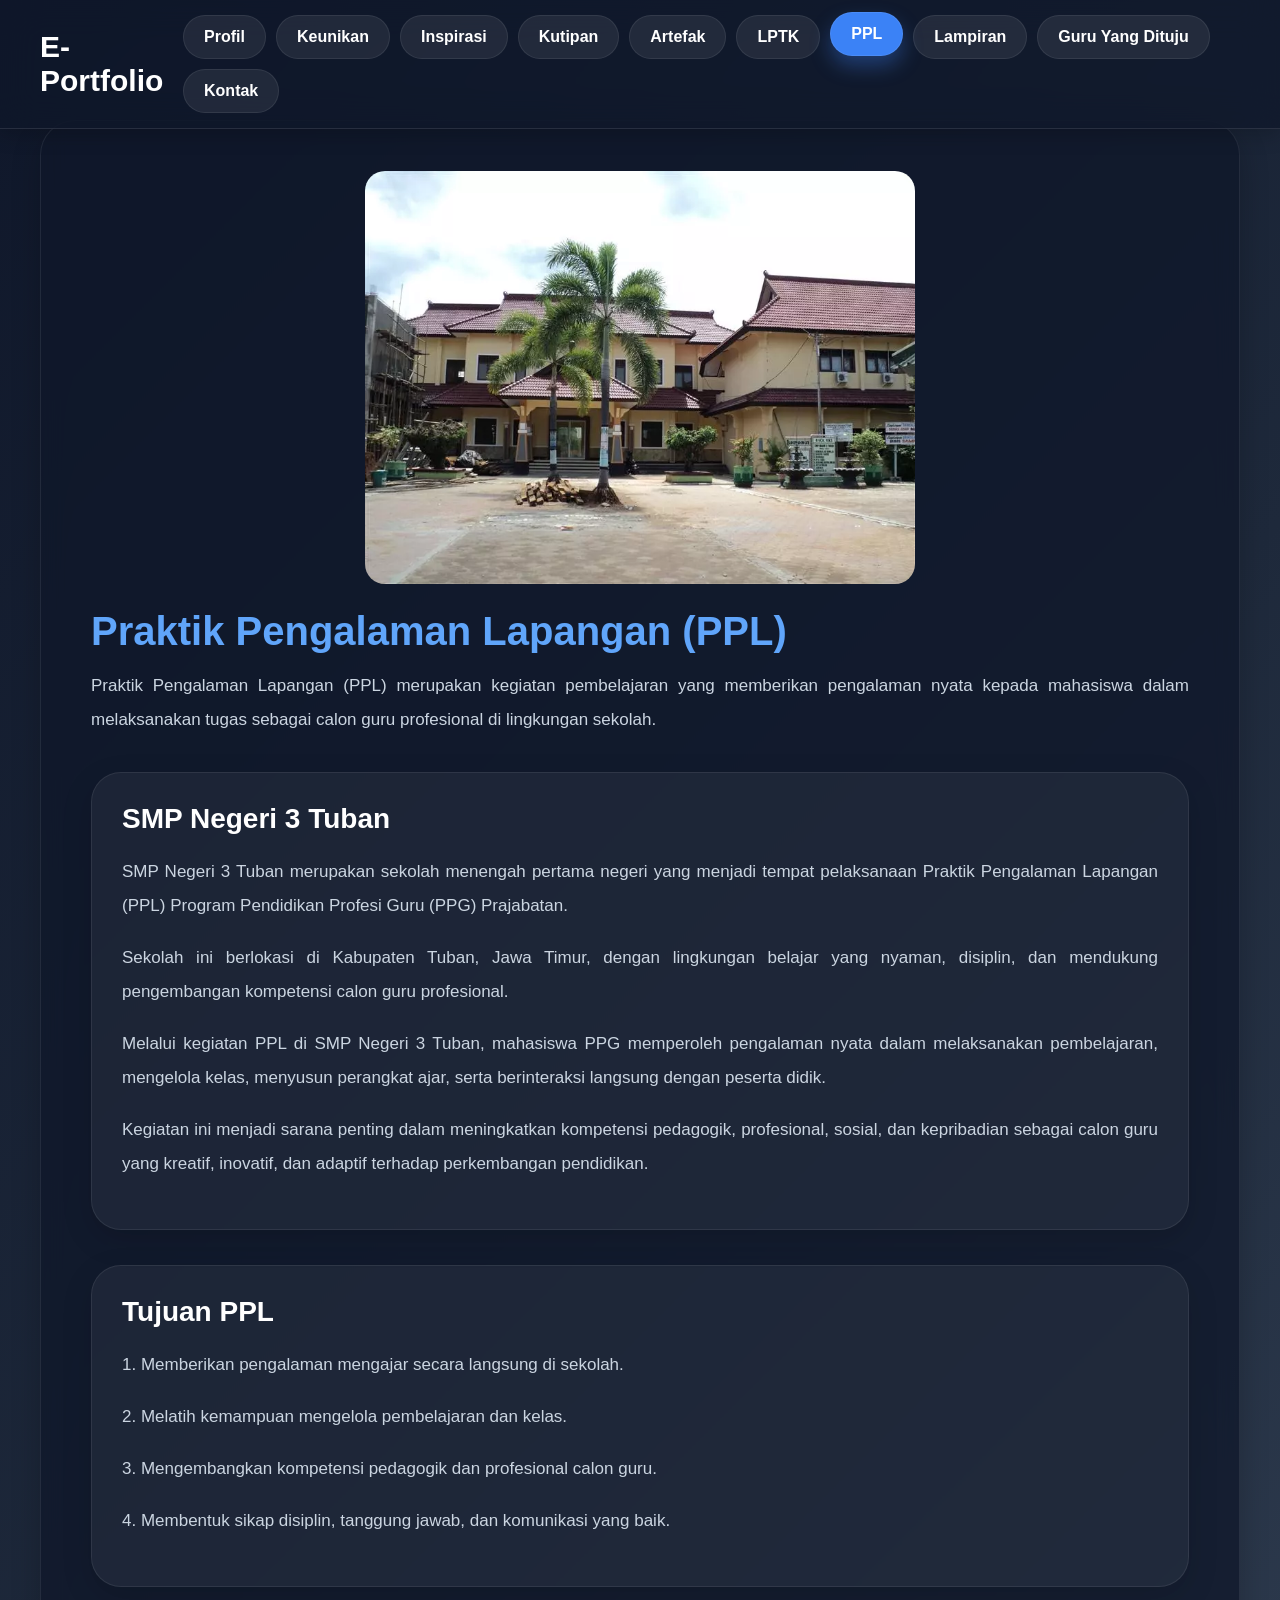
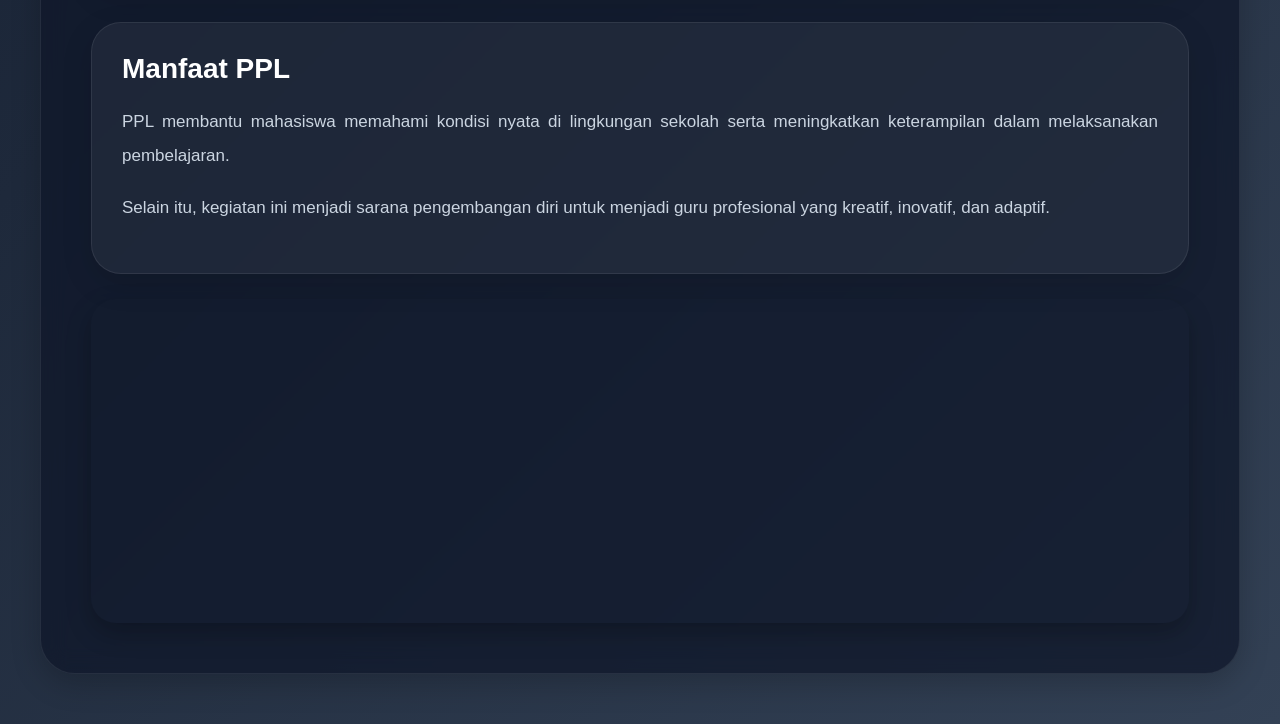
<file: ppl.html>
<!DOCTYPE html>
<html lang="id">

<head>

<meta charset="UTF-8">
<meta name="viewport" content="width=device-width, initial-scale=1.0">

<title>PPL</title>

<link rel="stylesheet" href="style.css">

</head>

<body>

<!-- NAVBAR -->
<nav class="navbar">

<h2>
<a href="index.html" class="logo-home">
E-Portfolio
</a>
</h2>

<div class="menu">

<a href="profil.html">Profil</a>
<a href="keunikan.html">Keunikan</a>
<a href="inspirasi.html">Inspirasi</a>
<a href="kutipan.html">Kutipan</a>
<a href="artefak.html">Artefak</a>
<a href="lptk.html">LPTK</a>
<a href="ppl.html" class="active">PPL</a>
<a href="lampiran.html">Lampiran</a>
<a href="guru.html">Guru Yang Dituju</a>
<a href="kontak.html">Kontak</a>

</div>

</nav>

<!-- PPL -->
<section class="show">

<div class="card">

<!-- FOTO BESAR -->
<div class="hero-image">

<img src="img/ppl-smp3tuban.jpg" alt="SMP Negeri 3 Tuban">

</div>

<!-- ISI -->
<div class="ppl-content">

<h2 class="page-title">
Praktik Pengalaman Lapangan (PPL)
</h2>

<p class="page-desc">

Praktik Pengalaman Lapangan (PPL) merupakan kegiatan pembelajaran 
yang memberikan pengalaman nyata kepada mahasiswa dalam melaksanakan 
tugas sebagai calon guru profesional di lingkungan sekolah.

</p>

<!-- SEKOLAH -->
<div class="keunikan-item">

<div class="keunikan-content">

<h3>SMP Negeri 3 Tuban</h3>

<p>
SMP Negeri 3 Tuban merupakan sekolah menengah pertama negeri 
yang menjadi tempat pelaksanaan Praktik Pengalaman Lapangan (PPL) 
Program Pendidikan Profesi Guru (PPG) Prajabatan.
</p>

<p>
Sekolah ini berlokasi di Kabupaten Tuban, Jawa Timur, 
dengan lingkungan belajar yang nyaman, disiplin, dan mendukung 
pengembangan kompetensi calon guru profesional.
</p>

<p>
Melalui kegiatan PPL di SMP Negeri 3 Tuban, mahasiswa PPG memperoleh 
pengalaman nyata dalam melaksanakan pembelajaran, mengelola kelas, 
menyusun perangkat ajar, serta berinteraksi langsung dengan peserta didik.
</p>

<p>
Kegiatan ini menjadi sarana penting dalam meningkatkan kompetensi 
pedagogik, profesional, sosial, dan kepribadian sebagai calon guru 
yang kreatif, inovatif, dan adaptif terhadap perkembangan pendidikan.
</p>

</div>

</div>

<!-- TUJUAN -->
<div class="keunikan-item">

<div class="keunikan-content">

<h3>Tujuan PPL</h3>

<p>
1. Memberikan pengalaman mengajar secara langsung di sekolah.
</p>

<p>
2. Melatih kemampuan mengelola pembelajaran dan kelas.
</p>

<p>
3. Mengembangkan kompetensi pedagogik dan profesional calon guru.
</p>

<p>
4. Membentuk sikap disiplin, tanggung jawab, dan komunikasi yang baik.
</p>

</div>

</div>

<!-- MANFAAT -->
<div class="keunikan-item">

<div class="keunikan-content">

<h3>Manfaat PPL</h3>

<p>
PPL membantu mahasiswa memahami kondisi nyata di lingkungan sekolah 
serta meningkatkan keterampilan dalam melaksanakan pembelajaran.
</p>

<p>
Selain itu, kegiatan ini menjadi sarana pengembangan diri untuk menjadi 
guru profesional yang kreatif, inovatif, dan adaptif.
</p>

</div>

</div>

<!-- MAPS -->
<div class="maps-box">

<iframe
src="https://www.google.com/maps?q=SMPN%203%20Tuban&output=embed"
allowfullscreen=""
loading="lazy">
</iframe>

</div>

</div>

</div>

</section>
</file>
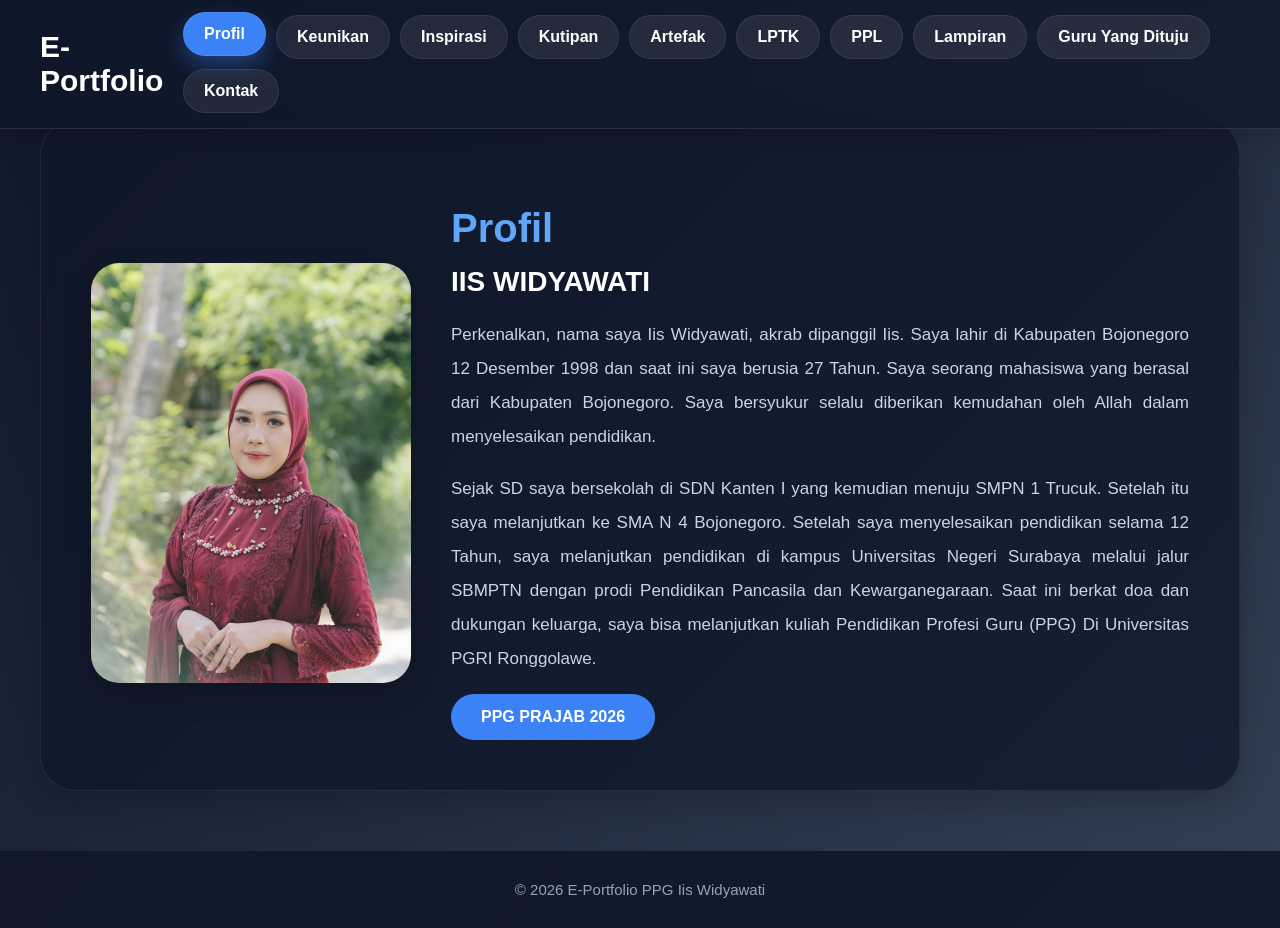
<file: profil.html>
<!DOCTYPE html>
<html lang="id">
<head>
<meta charset="UTF-8">
<meta name="viewport" content="width=device-width, initial-scale=1.0">

<title>Profil</title>

<link rel="stylesheet" href="style.css">

</head>
<body>

<!-- NAVBAR -->
<nav class="navbar">

<h2>
<a href="index.html" class="logo-home">
E-Portfolio
</a>
</h2>

<div class="menu">

<a href="profil.html" class="active">Profil</a>
<a href="keunikan.html">Keunikan</a>
<a href="inspirasi.html">Inspirasi</a>
<a href="kutipan.html">Kutipan</a>
<a href="artefak.html">Artefak</a>
<a href="lptk.html">LPTK</a>
<a href="ppl.html">PPL</a>
<a href="lampiran.html">Lampiran</a>
<a href="guru.html">Guru Yang Dituju</a>
<a href="kontak.html">Kontak</a>

</div>

</nav>

<section class="show">

<div class="card profil-box">

<div class="profil-img">

<img src="img/profil.png">

</div>

<!-- TEKS -->
<div class="profil-text">

<h2>Profil</h2>

<h3>IIS WIDYAWATI</h3>

<p>
Perkenalkan, nama saya Iis Widyawati, akrab dipanggil Iis.
Saya lahir di Kabupaten Bojonegoro 12 Desember 1998 dan saat ini saya berusia 27 Tahun.
Saya seorang mahasiswa yang berasal dari Kabupaten Bojonegoro.
Saya bersyukur selalu diberikan kemudahan oleh Allah dalam menyelesaikan pendidikan.

<p>
Sejak SD saya bersekolah di SDN Kanten I yang kemudian menuju SMPN 1 Trucuk.
Setelah itu saya melanjutkan ke SMA N 4 Bojonegoro. 
Setelah saya menyelesaikan pendidikan selama 12 Tahun,
saya melanjutkan pendidikan di kampus Universitas Negeri Surabaya melalui jalur SBMPTN
dengan prodi Pendidikan Pancasila dan Kewarganegaraan.
Saat ini berkat doa dan dukungan keluarga, saya bisa melanjutkan kuliah
Pendidikan Profesi Guru (PPG) Di Universitas PGRI Ronggolawe.
</p>
</p>

<button class="btn-profil">
PPG PRAJAB 2026
</button>

</div>
  
<!-- FOOTER -->
</div>

</section>

<footer>
© 2026 E-Portfolio PPG Iis Widyawati
</footer>
</file>
<file: style.css>
/* =========================
   RESET
========================= */
*{
margin:0;
padding:0;
box-sizing:border-box;
font-family:'Poppins',sans-serif;
scroll-behavior:smooth;
}

/* =========================
   BODY
========================= */
body{
background:
linear-gradient(135deg,#0f172a,#1e293b,#334155);
color:white;
overflow-x:hidden;
}

/* =========================
   NAVBAR
========================= */
.navbar{
position:fixed;
top:0;
left:0;
width:100%;
padding:15px 40px;
display:flex;
justify-content:space-between;
align-items:center;
background:rgba(15,23,42,0.7);
backdrop-filter:blur(18px);
-webkit-backdrop-filter:blur(18px);
border-bottom:1px solid rgba(255,255,255,0.1);
z-index:1000;
box-shadow:0 5px 20px rgba(0,0,0,0.2);
}

/* LOGO */
.logo-home{
text-decoration:none;
font-size:30px;
font-weight:700;
color:white;
transition:0.3s;
}

.logo-home:hover{
color:#60a5fa;
}

/* =========================
   MENU
========================= */
.menu{
display:flex;
flex-wrap:wrap;
gap:10px;
}

.menu a{
text-decoration:none;
padding:12px 20px;
border-radius:50px;
background:rgba(255,255,255,0.08);
color:white;
font-weight:600;
transition:0.3s;
border:1px solid rgba(255,255,255,0.08);
}

.menu a:hover,
.menu a.active{
background:#3b82f6;
color:white;
transform:translateY(-3px);
box-shadow:0 10px 20px rgba(59,130,246,0.35);
}

/* =========================
   HERO
========================= */
.hero{
height:100vh;
background:
linear-gradient(rgba(15,23,42,0.55),rgba(15,23,42,0.55)),
url('img/hero.png') center/cover no-repeat;
display:flex;
justify-content:center;
align-items:center;
text-align:center;
padding:20px;
}

.hero-content{
background:rgba(15,23,42,0.6);
padding:50px;
border-radius:30px;
border:1px solid rgba(255,255,255,0.08);
backdrop-filter:blur(12px);
box-shadow:0 10px 30px rgba(0,0,0,0.25);
}

.hero-content h1{
font-size:64px;
margin-bottom:15px;
color:white;
text-shadow:0 0 25px rgba(59,130,246,0.8);
}

.hero-content p{
font-size:20px;
color:#cbd5e1;
}

/* =========================
   SECTION
========================= */
section{
max-width:1200px;
margin:120px auto 50px;
padding:50px;
background:rgba(15,23,42,0.75);
border:1px solid rgba(255,255,255,0.08);
backdrop-filter:blur(12px);
border-radius:35px;
box-shadow:0 10px 30px rgba(0,0,0,0.2);
}

/* =========================
   TITLE
========================= */
.page-title{
font-size:46px;
margin-bottom:20px;
color:white;
font-weight:700;
}

.page-desc{
font-size:18px;
line-height:1.9;
text-align:justify;
margin-bottom:40px;
color:#cbd5e1;
}

/* =========================
   UNIVERSAL LAYOUT
========================= */
.profil-box,
.inspirasi-layout,
.lptk-container,
.ppl-layout,
.keunikan-item,
.artefak-item{
display:flex;
align-items:center;
justify-content:flex-start;
gap:40px;
margin-top:35px;
}

/* =========================
   IMAGE
========================= */
.profil-img,
.inspirasi-foto,
.lptk-image,
.ppl-image,
.keunikan-image,
.artefak-image{
flex:0 0 320px;
}

.profil-img img,
.inspirasi-foto img,
.lptk-image img,
.ppl-image img,
.keunikan-image img,
.artefak-image img{
width:320px;
height:220px;
object-fit:cover;
border-radius:28px;
display:block;
box-shadow:0 10px 30px rgba(0,0,0,0.25);
transition:0.4s;
}

.profil-img img{
height:420px;
}

.profil-img img:hover,
.inspirasi-foto img:hover,
.lptk-image img:hover,
.ppl-image img:hover,
.keunikan-image img:hover,
.artefak-image img:hover{
transform:scale(1.03);
}

/* =========================
   CONTENT
========================= */
.profil-text,
.inspirasi-text,
.lptk-content,
.ppl-content,
.keunikan-content,
.artefak-content{
flex:1;
}

/* =========================
   HEADING
========================= */
.profil-text h2,
.inspirasi-text h2,
.lptk-content h2,
.ppl-content h2,
.artefak-content h3{
font-size:40px;
margin-bottom:15px;
color:#60a5fa;
}

.keunikan-content h3{
font-size:32px;
margin-bottom:15px;
color:#60a5fa;
}

.profil-text h3,
.ppl-content h3{
font-size:28px;
margin-bottom:20px;
color:white;
}

/* =========================
   PARAGRAPH
========================= */
.profil-text p,
.inspirasi-text p,
.lptk-content p,
.ppl-content p,
.keunikan-content p,
.artefak-content p{
font-size:17px;
line-height:2;
text-align:justify;
margin-bottom:18px;
color:#cbd5e1;
}

/* =========================
   CARD ITEM
========================= */
.keunikan-item,
.artefak-item{
padding:30px;
background:rgba(255,255,255,0.05);
border:1px solid rgba(255,255,255,0.08);
border-radius:30px;
box-shadow:0 10px 30px rgba(0,0,0,0.15);
transition:0.4s;
}

.keunikan-item:hover,
.artefak-item:hover{
transform:translateY(-6px);
box-shadow:0 20px 40px rgba(59,130,246,0.2);
}

/* =========================
   BUTTON
========================= */
.btn-profil,
.btn-drive button{
padding:14px 30px;
border:none;
border-radius:40px;
background:#3b82f6;
color:white;
font-size:16px;
font-weight:600;
cursor:pointer;
transition:0.3s;
}

.btn-profil:hover,
.btn-drive button:hover{
background:#2563eb;
transform:translateY(-3px);
box-shadow:0 10px 20px rgba(59,130,246,0.35);
}

.btn-drive{
text-decoration:none;
}

/* =========================
   MAPS
========================= */
.maps-box{
margin-top:25px;
overflow:hidden;
border-radius:25px;
box-shadow:0 10px 25px rgba(0,0,0,0.25);
}

.maps-box iframe{
width:100%;
height:320px;
border:none;
}

/* =========================
   FOOTER
========================= */
footer{
margin-top:60px;
padding:30px;
text-align:center;
background:rgba(15,23,42,0.9);
font-size:15px;
color:#94a3b8;
}

/* =========================
   ANIMATION
========================= */
section,
.card,
.keunikan-item,
.artefak-item{
animation:fadeUp 0.8s ease;
}

@keyframes fadeUp{
from{
opacity:0;
transform:translateY(30px);
}
to{
opacity:1;
transform:translateY(0);
}
}

/* =========================
   RESPONSIVE
========================= */
@media(max-width:900px){

.navbar{
padding:15px 20px;
flex-direction:column;
gap:15px;
}

.menu{
justify-content:center;
}

.hero-content h1{
font-size:42px;
}

.hero-content p{
font-size:18px;
}

section{
padding:30px 20px;
margin-top:140px;
}

.profil-box,
.inspirasi-layout,
.lptk-container,
.ppl-layout,
.keunikan-item,
.artefak-item{
flex-direction:column;
}

.profil-img,
.inspirasi-foto,
.lptk-image,
.ppl-image,
.keunikan-image,
.artefak-image{
width:100%;
flex:none;
}

.profil-img img,
.inspirasi-foto img,
.lptk-image img,
.ppl-image img,
.keunikan-image img,
.artefak-image img{
width:100%;
height:auto;
}

.page-title{
font-size:34px;
}

.profil-text h2,
.inspirasi-text h2,
.lptk-content h2,
.ppl-content h2{
font-size:30px;
}

.keunikan-content h3,
.artefak-content h3{
font-size:28px;
}

}
/* =========================
   ARTEFAK RPM
========================= */

.artefak-box{
background:#0f172a;

padding:30px;

border-radius:20px;

margin-bottom:35px;

box-shadow:0 4px 15px rgba(0,0,0,0.2);

border:1px solid rgba(255,255,255,0.08);
}

.artefak-title{
font-size:30px;
margin-bottom:20px;

color:#818cf8;

font-weight:700;
}

.artefak-box p{
line-height:1.8;

color:#e5e7eb;

margin-bottom:15px;
}

/* KELEBIHAN */
.point-box{
background:#1e3a8a;

padding:22px;

border-radius:18px;

margin-top:20px;
}

.point-box h4{
color:#ffffff;

font-size:22px;

margin-bottom:15px;
}

/* KEKURANGAN */
.point-box.kurang{
background:#1e40af;
}

.point-box.kurang h4{
color:#ffffff;
}

.point-box ul{
padding-left:22px;
}

.point-box li{
margin-bottom:12px;

line-height:1.8;

color:#f8fafc;

font-size:16px;
}

/* BUTTON */
.btn-drive{
display:inline-block;

margin-top:25px;
}

.btn-drive button{
padding:13px 24px;

border:none;

border-radius:14px;

background:#6366f1;

color:#ffffff;

font-weight:700;

font-size:15px;

cursor:pointer;

transition:0.3s;

box-shadow:0 4px 10px rgba(99,102,241,0.4);
}

.btn-drive button:hover{
background:#4f46e5;

transform:translateY(-3px);
}
/* =========================
   FOTO PPL TENGAH
========================= */

.hero-image{
display:flex;
justify-content:center;
align-items:center;

margin-bottom:25px;
}

.hero-image img{
width:100%;
max-width:550px;

border-radius:20px;

display:block;
object-fit:cover;
}
/* =========================
   GURU YANG DITUJU
========================= */

.guru-layout{
display:flex;
gap:30px;
align-items:flex-start;
flex-wrap:wrap;
}

.guru-image{
flex:1;
min-width:280px;

display:flex;
justify-content:center;
}

.guru-image img{
width:100%;
max-width:400px;

border-radius:20px;

box-shadow:0 4px 15px rgba(0,0,0,0.15);
}

.guru-content{
flex:2;
min-width:300px;
}
/* =========================
   RESPONSIVE MOBILE
========================= */

@media(max-width:768px){

/* CARD */
.card{
padding:20px;
margin:15px;
}

/* JUDUL */
.page-title{
font-size:28px;
text-align:center;
}

.page-desc{
font-size:15px;
text-align:center;
line-height:1.7;
}

/* NAVBAR */
.navbar{
padding:15px;
flex-direction:column;
gap:15px;
}

/* MENU */
.menu{
display:flex;
flex-wrap:wrap;
justify-content:center;
gap:10px;
}

.menu a{
font-size:14px;
padding:8px 10px;
}

/* BOX ARTEFAK */
.artefak-box{
padding:20px;
border-radius:18px;
}

/* JUDUL SIKLUS */
.artefak-title{
font-size:22px;
line-height:1.5;
}

/* ISI */
.artefak-box p{
font-size:15px;
line-height:1.8;
}

/* POINT BOX */
.point-box{
padding:18px;
}

.point-box h4{
font-size:18px;
}

.point-box li{
font-size:14px;
line-height:1.7;
}

/* BUTTON */
.btn-drive{
width:100%;
}

.btn-drive button{
width:100%;
font-size:14px;
padding:14px;
}

/* FOTO */
.hero-image img{
max-width:100%;
border-radius:18px;
}

/* GURU */
.guru-layout{
flex-direction:column;
}

.guru-image img{
max-width:100%;
}

/* MAPS */
.maps-box iframe{
height:250px;
border-radius:18px;
}

}
</file>
